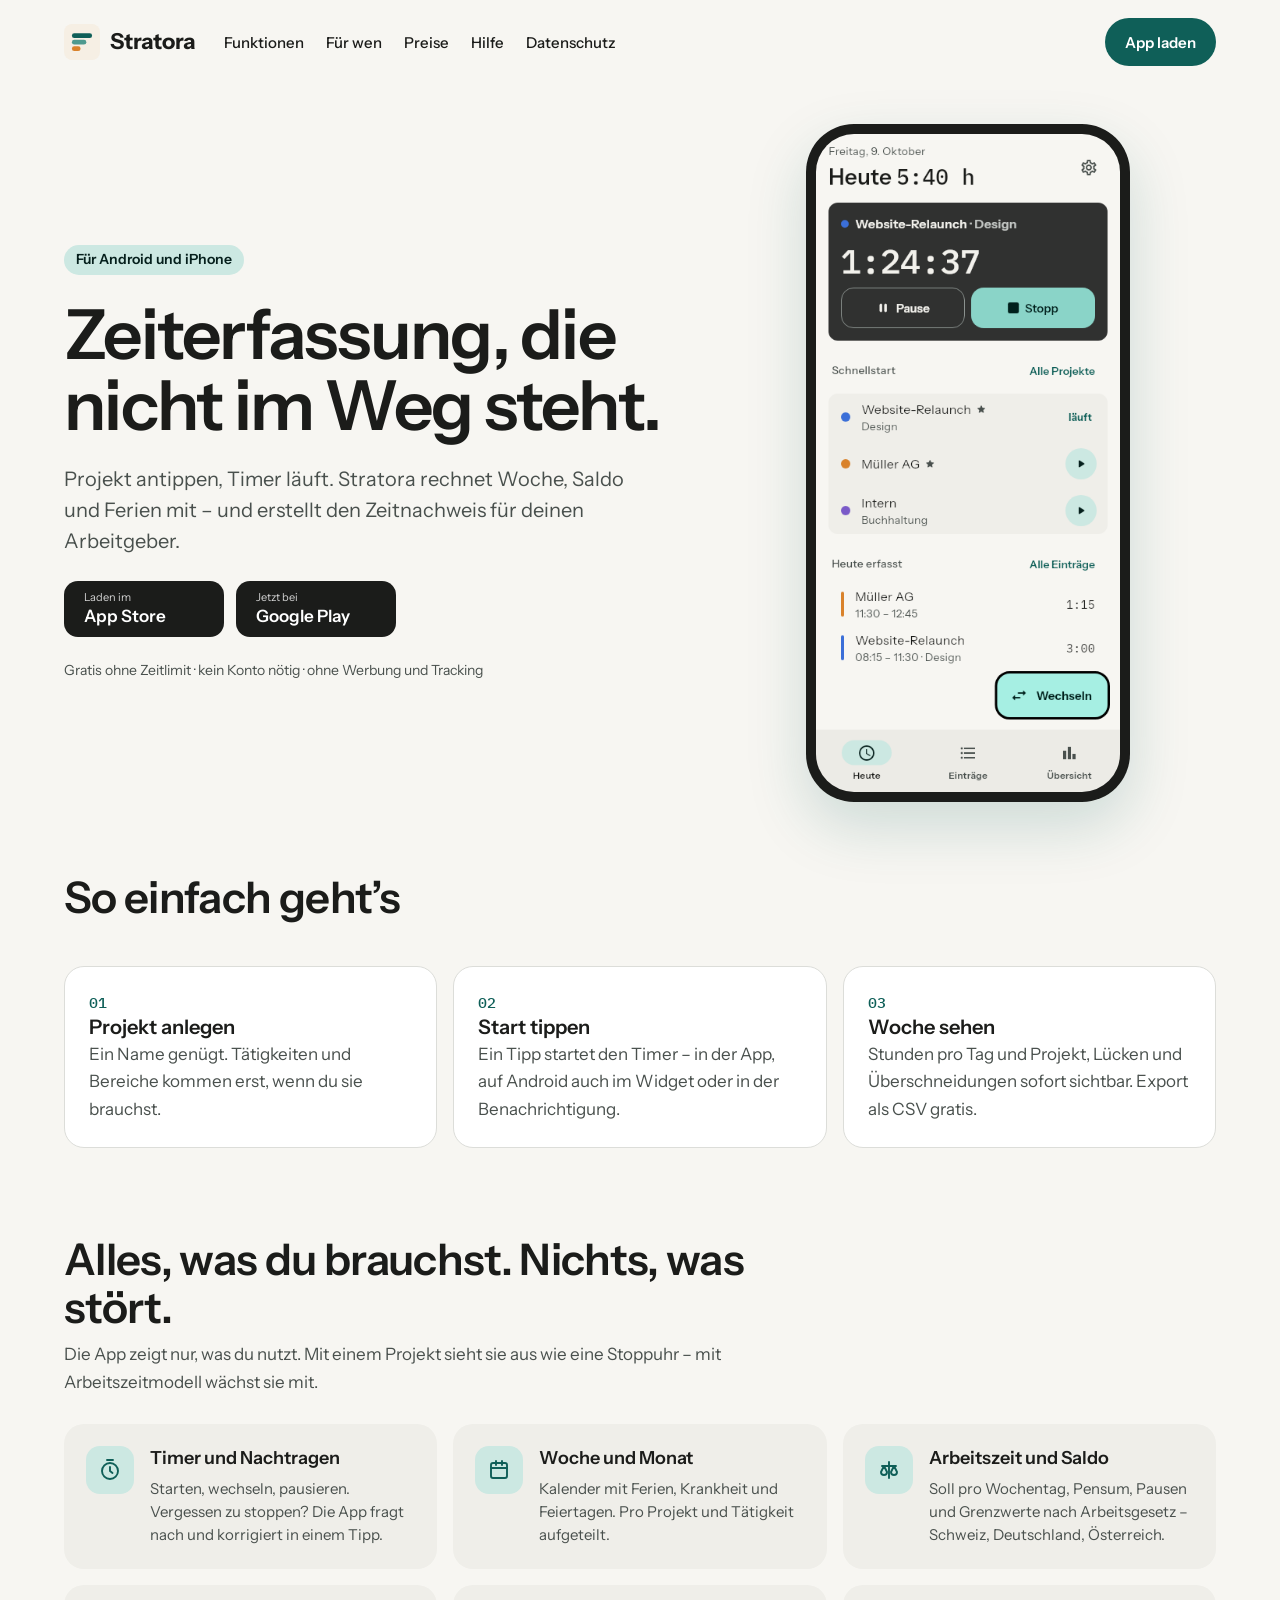
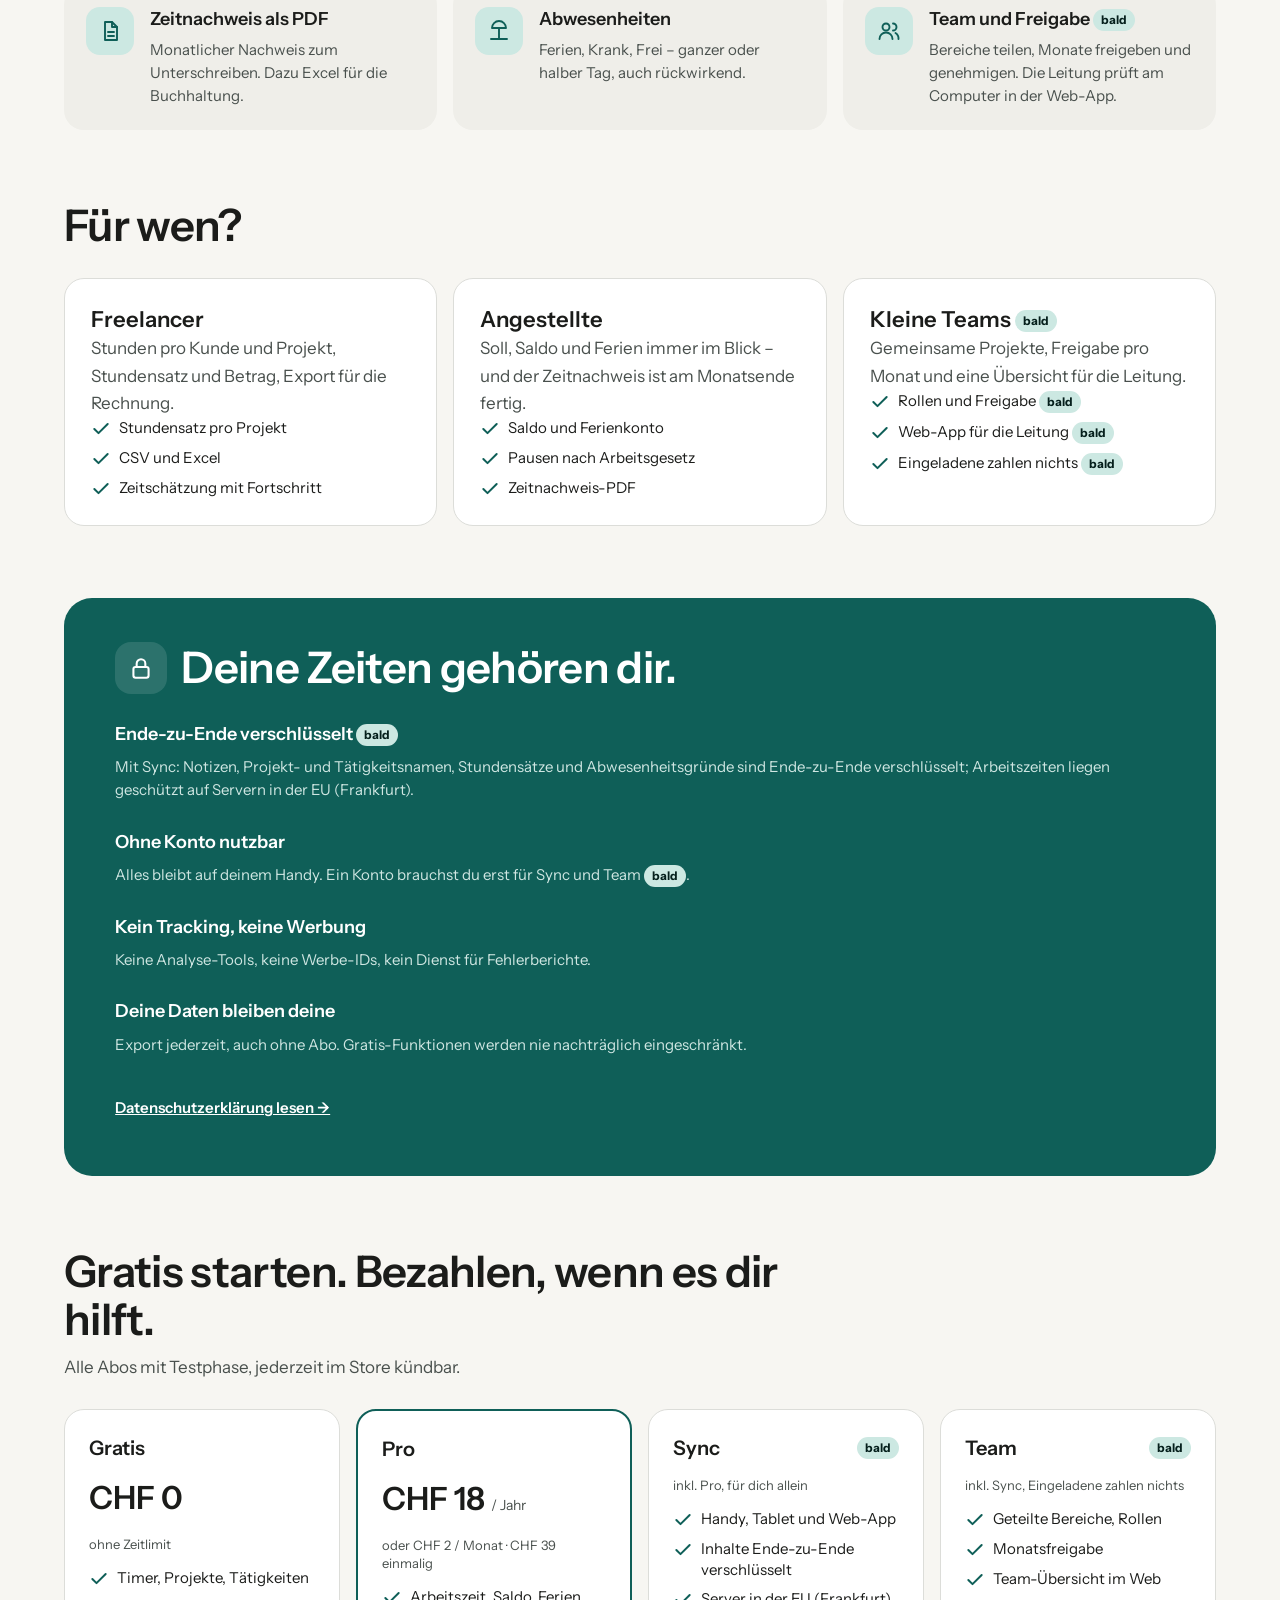
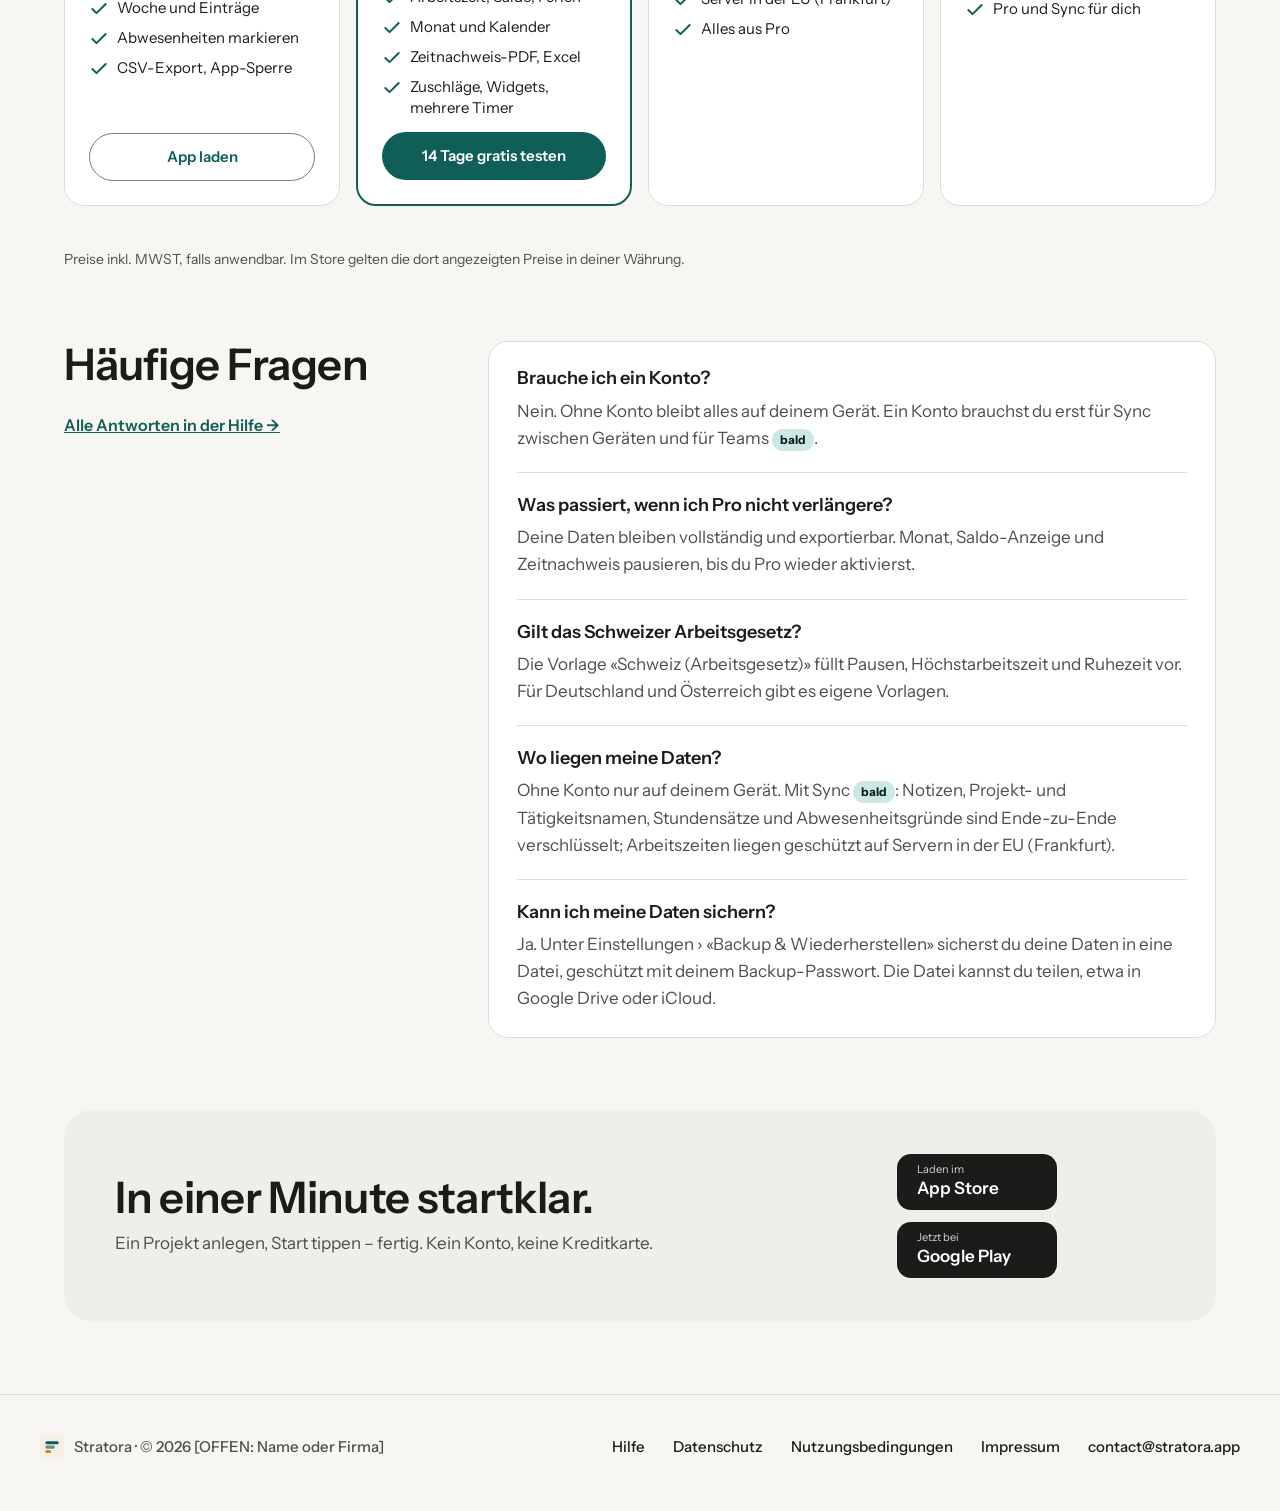
<file: index.html>
<!doctype html>
<html lang="de-CH">
<head>
<meta charset="utf-8">
<meta name="viewport" content="width=device-width, initial-scale=1">
<title>Stratora – Zeiterfassung</title>
<meta name="description" content="Zeiterfassung für Android und iPhone: Projekt antippen, Timer läuft. Gratis ohne Zeitlimit, ohne Konto, ohne Werbung und Tracking.">
<link rel="icon" href="favicon.svg" type="image/svg+xml">
<link rel="stylesheet" href="site.css">
</head>
<body>
<a class="skip" href="#inhalt">Zum Inhalt</a>
<header class="site-header">
  <a class="logo" href="./" aria-label="Stratora Startseite"><svg width="36" height="36" viewBox="0 0 100 100" aria-hidden="true"><rect width="100" height="100" rx="22.5" fill="#F6EFE4"></rect><rect x="22" y="26" width="56" height="13" rx="6.5" fill="#0F5F58"></rect><rect x="22" y="44" width="40" height="13" rx="6.5" fill="#4E9A8F"></rect><rect x="22" y="62" width="24" height="13" rx="6.5" fill="#D9822B"></rect></svg><span>Stratora</span></a>
  <nav class="site-nav" aria-label="Hauptnavigation"><a href="./#funktionen">Funktionen</a><a href="./#fuer-wen">Für wen</a><a href="./#preise">Preise</a><a href="hilfe/">Hilfe</a><a href="datenschutz/">Datenschutz</a></nav>
  <a class="btn" href="./#laden">App laden</a>
</header>
<main id="inhalt">
  <section class="hero" id="einstieg">
    <div class="hero-text">
      <p class="tag">Für Android und iPhone</p>
      <h1>Zeiterfassung, die nicht im Weg steht.</h1>
      <p class="lead">Projekt antippen, Timer läuft. Stratora rechnet Woche, Saldo und Ferien mit – und erstellt den Zeitnachweis für deinen Arbeitgeber.</p>
      <div id="laden"><div class="stores"><a class="store" href="[OFFEN: Link App Store]"><small>Laden im</small> <strong>App Store</strong></a><a class="store" href="[OFFEN: Link Google Play]"><small>Jetzt bei</small> <strong>Google Play</strong></a></div></div>
      <p class="note">Gratis ohne Zeitlimit · kein Konto nötig · ohne Werbung und Tracking</p>
    </div>
    <div class="hero-phone">
      <div class="phone"><img src="img/heute.png" width="390" height="844" alt="Stratora auf dem Handy: der Screen „Heute“ mit laufendem Timer, Schnellstart und den heute erfassten Einträgen"></div>
    </div>
  </section>
  <section class="section" id="so-gehts">
    <h2 class="section-title">So einfach geht’s</h2>
    <ol class="steps">
      <li class="step"><article><span class="step-number">01</span><h3>Projekt anlegen</h3><p class="body-text">Ein Name genügt. Tätigkeiten und Bereiche kommen erst, wenn du sie brauchst.</p></article></li>
      <li class="step"><article><span class="step-number">02</span><h3>Start tippen</h3><p class="body-text">Ein Tipp startet den Timer – in der App, auf Android auch im Widget oder in der Benachrichtigung.</p></article></li>
      <li class="step"><article><span class="step-number">03</span><h3>Woche sehen</h3><p class="body-text">Stunden pro Tag und Projekt, Lücken und Überschneidungen sofort sichtbar. Export als CSV gratis.</p></article></li>
    </ol>
  </section>
  <section class="section" id="funktionen">
    <div class="section-intro">
      <h2 class="section-title">Alles, was du brauchst. Nichts, was stört.</h2>
      <p class="body-text">Die App zeigt nur, was du nutzt. Mit einem Projekt sieht sie aus wie eine Stoppuhr – mit Arbeitszeitmodell wächst sie mit.</p>
    </div>
    <div class="features">
      <article class="feature"><span class="feature-icon"><svg width="24" height="24" viewBox="0 0 24 24" fill="none" stroke="#0F5F58" stroke-width="1.9" stroke-linecap="round" stroke-linejoin="round" aria-hidden="true"><circle cx="12" cy="13" r="8"></circle><path d="M12 9v4l2.5 2M9 2h6"></path></svg></span><span class="feature-text"><h3>Timer und Nachtragen</h3><p>Starten, wechseln, pausieren. Vergessen zu stoppen? Die App fragt nach und korrigiert in einem Tipp.</p></span></article>
      <article class="feature"><span class="feature-icon"><svg width="24" height="24" viewBox="0 0 24 24" fill="none" stroke="#0F5F58" stroke-width="1.9" stroke-linecap="round" stroke-linejoin="round" aria-hidden="true"><rect x="4" y="5" width="16" height="15" rx="2"></rect><path d="M4 10h16M9 3v4M15 3v4"></path></svg></span><span class="feature-text"><h3>Woche und Monat</h3><p>Kalender mit Ferien, Krankheit und Feiertagen. Pro Projekt und Tätigkeit aufgeteilt.</p></span></article>
      <article class="feature"><span class="feature-icon"><svg width="24" height="24" viewBox="0 0 24 24" fill="none" stroke="#0F5F58" stroke-width="1.9" stroke-linecap="round" stroke-linejoin="round" aria-hidden="true"><path d="M12 4v16M5 8h14M7 8l-3 6a3 3 0 0 0 6 0zM17 8l-3 6a3 3 0 0 0 6 0z"></path></svg></span><span class="feature-text"><h3>Arbeitszeit und Saldo</h3><p>Soll pro Wochentag, Pensum, Pausen und Grenzwerte nach Arbeitsgesetz – Schweiz, Deutschland, Österreich.</p></span></article>
      <article class="feature"><span class="feature-icon"><svg width="24" height="24" viewBox="0 0 24 24" fill="none" stroke="#0F5F58" stroke-width="1.9" stroke-linecap="round" stroke-linejoin="round" aria-hidden="true"><path d="M7 3h7l5 5v13H7z"></path><path d="M14 3v5h5M10 13h6M10 17h6"></path></svg></span><span class="feature-text"><h3>Zeitnachweis als PDF</h3><p>Monatlicher Nachweis zum Unterschreiben. Dazu Excel für die Buchhaltung.</p></span></article>
      <article class="feature"><span class="feature-icon"><svg width="24" height="24" viewBox="0 0 24 24" fill="none" stroke="#0F5F58" stroke-width="1.9" stroke-linecap="round" stroke-linejoin="round" aria-hidden="true"><path d="M4 20h16M12 20V9M5 9a7 7 0 0 1 14 0z"></path></svg></span><span class="feature-text"><h3>Abwesenheiten</h3><p>Ferien, Krank, Frei – ganzer oder halber Tag, auch rückwirkend.</p></span></article>
      <article class="feature"><span class="feature-icon"><svg width="24" height="24" viewBox="0 0 24 24" fill="none" stroke="#0F5F58" stroke-width="1.9" stroke-linecap="round" stroke-linejoin="round" aria-hidden="true"><circle cx="9" cy="8" r="3.5"></circle><path d="M2.5 20a6.5 6.5 0 0 1 13 0M16 4.5a3.5 3.5 0 0 1 0 7M18.5 14a6.5 6.5 0 0 1 3 6"></path></svg></span><span class="feature-text"><h3>Team und Freigabe <span class="soon">bald</span></h3><p>Bereiche teilen, Monate freigeben und genehmigen. Die Leitung prüft am Computer in der Web-App.</p></span></article>
    </div>
  </section>
  <section class="section" id="fuer-wen">
    <h2 class="section-title">Für wen?</h2>
    <ul class="personas">
      <li class="persona"><article><h3>Freelancer</h3><p class="body-text">Stunden pro Kunde und Projekt, Stundensatz und Betrag, Export für die Rechnung.</p><ul class="checks"><li><svg width="20" height="20" viewBox="0 0 24 24" fill="none" stroke="currentColor" stroke-width="2.4" stroke-linecap="round" stroke-linejoin="round" aria-hidden="true"><path d="M20 6L9 17l-5-5"></path></svg><span>Stundensatz pro Projekt</span></li><li><svg width="20" height="20" viewBox="0 0 24 24" fill="none" stroke="currentColor" stroke-width="2.4" stroke-linecap="round" stroke-linejoin="round" aria-hidden="true"><path d="M20 6L9 17l-5-5"></path></svg><span>CSV und Excel</span></li><li><svg width="20" height="20" viewBox="0 0 24 24" fill="none" stroke="currentColor" stroke-width="2.4" stroke-linecap="round" stroke-linejoin="round" aria-hidden="true"><path d="M20 6L9 17l-5-5"></path></svg><span>Zeitschätzung mit Fortschritt</span></li></ul></article></li>
      <li class="persona"><article><h3>Angestellte</h3><p class="body-text">Soll, Saldo und Ferien immer im Blick – und der Zeitnachweis ist am Monatsende fertig.</p><ul class="checks"><li><svg width="20" height="20" viewBox="0 0 24 24" fill="none" stroke="currentColor" stroke-width="2.4" stroke-linecap="round" stroke-linejoin="round" aria-hidden="true"><path d="M20 6L9 17l-5-5"></path></svg><span>Saldo und Ferienkonto</span></li><li><svg width="20" height="20" viewBox="0 0 24 24" fill="none" stroke="currentColor" stroke-width="2.4" stroke-linecap="round" stroke-linejoin="round" aria-hidden="true"><path d="M20 6L9 17l-5-5"></path></svg><span>Pausen nach Arbeitsgesetz</span></li><li><svg width="20" height="20" viewBox="0 0 24 24" fill="none" stroke="currentColor" stroke-width="2.4" stroke-linecap="round" stroke-linejoin="round" aria-hidden="true"><path d="M20 6L9 17l-5-5"></path></svg><span>Zeitnachweis-PDF</span></li></ul></article></li>
      <li class="persona"><article><h3>Kleine Teams <span class="soon">bald</span></h3><p class="body-text">Gemeinsame Projekte, Freigabe pro Monat und eine Übersicht für die Leitung.</p><ul class="checks"><li><svg width="20" height="20" viewBox="0 0 24 24" fill="none" stroke="currentColor" stroke-width="2.4" stroke-linecap="round" stroke-linejoin="round" aria-hidden="true"><path d="M20 6L9 17l-5-5"></path></svg><span>Rollen und Freigabe <span class="soon">bald</span></span></li><li><svg width="20" height="20" viewBox="0 0 24 24" fill="none" stroke="currentColor" stroke-width="2.4" stroke-linecap="round" stroke-linejoin="round" aria-hidden="true"><path d="M20 6L9 17l-5-5"></path></svg><span>Web-App für die Leitung <span class="soon">bald</span></span></li><li><svg width="20" height="20" viewBox="0 0 24 24" fill="none" stroke="currentColor" stroke-width="2.4" stroke-linecap="round" stroke-linejoin="round" aria-hidden="true"><path d="M20 6L9 17l-5-5"></path></svg><span>Eingeladene zahlen nichts <span class="soon">bald</span></span></li></ul></article></li>
    </ul>
  </section>
  <section class="trust-wrap" id="daten">
    <div class="trust on-primary">
      <div class="trust-head"><span class="trust-icon"><svg width="26" height="26" viewBox="0 0 24 24" fill="none" stroke="#FFFFFF" stroke-width="1.9" stroke-linecap="round" stroke-linejoin="round" aria-hidden="true"><rect x="5" y="11" width="14" height="10" rx="2"></rect><path d="M8 11V8a4 4 0 0 1 8 0v3"></path></svg></span><h2 class="section-title">Deine Zeiten gehören dir.</h2></div>
      <ul class="trust-items">
        <li><article><h3>Ende-zu-Ende verschlüsselt <span class="soon">bald</span></h3><p>Mit Sync: Notizen, Projekt- und Tätigkeitsnamen, Stundensätze und Abwesenheitsgründe sind Ende-zu-Ende verschlüsselt; Arbeitszeiten liegen geschützt auf Servern in der EU (Frankfurt).</p></article></li>
        <li><article><h3>Ohne Konto nutzbar</h3><p>Alles bleibt auf deinem Handy. Ein Konto brauchst du erst für Sync und Team <span class="soon">bald</span>.</p></article></li>
        <li><article><h3>Kein Tracking, keine Werbung</h3><p>Keine Analyse-Tools, keine Werbe-IDs, kein Dienst für Fehlerberichte.</p></article></li>
        <li><article><h3>Deine Daten bleiben deine</h3><p>Export jederzeit, auch ohne Abo. Gratis-Funktionen werden nie nachträglich eingeschränkt.</p></article></li>
      </ul>
      <a href="datenschutz/">Datenschutzerklärung lesen →</a>
    </div>
  </section>
  <section class="section" id="preise">
    <div class="section-intro">
      <h2 class="section-title">Gratis starten. Bezahlen, wenn es dir hilft.</h2>
      <p class="body-text">Alle Abos mit Testphase, jederzeit im Store kündbar.</p>
    </div>
    <div class="plans">
      <article class="plan"><div class="plan-head"><h3>Gratis</h3></div><p class="plan-price">CHF 0</p><p class="plan-extra">ohne Zeitlimit</p><ul class="checks"><li><svg width="20" height="20" viewBox="0 0 24 24" fill="none" stroke="currentColor" stroke-width="2.4" stroke-linecap="round" stroke-linejoin="round" aria-hidden="true"><path d="M20 6L9 17l-5-5"></path></svg><span>Timer, Projekte, Tätigkeiten</span></li><li><svg width="20" height="20" viewBox="0 0 24 24" fill="none" stroke="currentColor" stroke-width="2.4" stroke-linecap="round" stroke-linejoin="round" aria-hidden="true"><path d="M20 6L9 17l-5-5"></path></svg><span>Woche und Einträge</span></li><li><svg width="20" height="20" viewBox="0 0 24 24" fill="none" stroke="currentColor" stroke-width="2.4" stroke-linecap="round" stroke-linejoin="round" aria-hidden="true"><path d="M20 6L9 17l-5-5"></path></svg><span>Abwesenheiten markieren</span></li><li><svg width="20" height="20" viewBox="0 0 24 24" fill="none" stroke="currentColor" stroke-width="2.4" stroke-linecap="round" stroke-linejoin="round" aria-hidden="true"><path d="M20 6L9 17l-5-5"></path></svg><span>CSV-Export, App-Sperre</span></li></ul><a class="btn btn-outline" href="#laden">App laden</a></article>
      <article class="plan plan-highlight"><div class="plan-head"><h3>Pro</h3></div><p><span class="plan-price">CHF 18</span><span class="plan-per">/ Jahr</span></p><p class="plan-extra">oder CHF 2 / Monat · CHF 39 einmalig</p><ul class="checks"><li><svg width="20" height="20" viewBox="0 0 24 24" fill="none" stroke="currentColor" stroke-width="2.4" stroke-linecap="round" stroke-linejoin="round" aria-hidden="true"><path d="M20 6L9 17l-5-5"></path></svg><span>Arbeitszeit, Saldo, Ferien</span></li><li><svg width="20" height="20" viewBox="0 0 24 24" fill="none" stroke="currentColor" stroke-width="2.4" stroke-linecap="round" stroke-linejoin="round" aria-hidden="true"><path d="M20 6L9 17l-5-5"></path></svg><span>Monat und Kalender</span></li><li><svg width="20" height="20" viewBox="0 0 24 24" fill="none" stroke="currentColor" stroke-width="2.4" stroke-linecap="round" stroke-linejoin="round" aria-hidden="true"><path d="M20 6L9 17l-5-5"></path></svg><span>Zeitnachweis-PDF, Excel</span></li><li><svg width="20" height="20" viewBox="0 0 24 24" fill="none" stroke="currentColor" stroke-width="2.4" stroke-linecap="round" stroke-linejoin="round" aria-hidden="true"><path d="M20 6L9 17l-5-5"></path></svg><span>Zuschläge, Widgets, mehrere Timer</span></li></ul><a class="btn" href="#laden">14 Tage gratis testen</a></article>
      <article class="plan"><div class="plan-head"><h3>Sync</h3><span class="soon">bald</span></div><p class="plan-extra">inkl. Pro, für dich allein</p><ul class="checks"><li><svg width="20" height="20" viewBox="0 0 24 24" fill="none" stroke="currentColor" stroke-width="2.4" stroke-linecap="round" stroke-linejoin="round" aria-hidden="true"><path d="M20 6L9 17l-5-5"></path></svg><span>Handy, Tablet und Web-App</span></li><li><svg width="20" height="20" viewBox="0 0 24 24" fill="none" stroke="currentColor" stroke-width="2.4" stroke-linecap="round" stroke-linejoin="round" aria-hidden="true"><path d="M20 6L9 17l-5-5"></path></svg><span>Inhalte Ende-zu-Ende verschlüsselt</span></li><li><svg width="20" height="20" viewBox="0 0 24 24" fill="none" stroke="currentColor" stroke-width="2.4" stroke-linecap="round" stroke-linejoin="round" aria-hidden="true"><path d="M20 6L9 17l-5-5"></path></svg><span>Server in der EU (Frankfurt)</span></li><li><svg width="20" height="20" viewBox="0 0 24 24" fill="none" stroke="currentColor" stroke-width="2.4" stroke-linecap="round" stroke-linejoin="round" aria-hidden="true"><path d="M20 6L9 17l-5-5"></path></svg><span>Alles aus Pro</span></li></ul></article>
      <article class="plan"><div class="plan-head"><h3>Team</h3><span class="soon">bald</span></div><p class="plan-extra">inkl. Sync, Eingeladene zahlen nichts</p><ul class="checks"><li><svg width="20" height="20" viewBox="0 0 24 24" fill="none" stroke="currentColor" stroke-width="2.4" stroke-linecap="round" stroke-linejoin="round" aria-hidden="true"><path d="M20 6L9 17l-5-5"></path></svg><span>Geteilte Bereiche, Rollen</span></li><li><svg width="20" height="20" viewBox="0 0 24 24" fill="none" stroke="currentColor" stroke-width="2.4" stroke-linecap="round" stroke-linejoin="round" aria-hidden="true"><path d="M20 6L9 17l-5-5"></path></svg><span>Monatsfreigabe</span></li><li><svg width="20" height="20" viewBox="0 0 24 24" fill="none" stroke="currentColor" stroke-width="2.4" stroke-linecap="round" stroke-linejoin="round" aria-hidden="true"><path d="M20 6L9 17l-5-5"></path></svg><span>Team-Übersicht im Web</span></li><li><svg width="20" height="20" viewBox="0 0 24 24" fill="none" stroke="currentColor" stroke-width="2.4" stroke-linecap="round" stroke-linejoin="round" aria-hidden="true"><path d="M20 6L9 17l-5-5"></path></svg><span>Pro und Sync für dich</span></li></ul></article>
    </div>
    <p class="plan-note">Preise inkl. MWST, falls anwendbar. Im Store gelten die dort angezeigten Preise in deiner Währung.</p>
  </section>
  <section class="section" id="faq">
    <div class="faq">
      <div class="faq-intro"><h2 class="section-title">Häufige Fragen</h2><a href="hilfe/">Alle Antworten in der Hilfe →</a></div>
      <div class="faq-list">
          <article><h3>Brauche ich ein Konto?</h3><p class="body-text">Nein. Ohne Konto bleibt alles auf deinem Gerät. Ein Konto brauchst du erst für Sync zwischen Geräten und für Teams <span class="soon">bald</span>.</p></article>
          <article><h3>Was passiert, wenn ich Pro nicht verlängere?</h3><p class="body-text">Deine Daten bleiben vollständig und exportierbar. Monat, Saldo-Anzeige und Zeitnachweis pausieren, bis du Pro wieder aktivierst.</p></article>
          <article><h3>Gilt das Schweizer Arbeitsgesetz?</h3><p class="body-text">Die Vorlage «Schweiz (Arbeitsgesetz)» füllt Pausen, Höchstarbeitszeit und Ruhezeit vor. Für Deutschland und Österreich gibt es eigene Vorlagen.</p></article>
          <article><h3>Wo liegen meine Daten?</h3><p class="body-text">Ohne Konto nur auf deinem Gerät. Mit Sync <span class="soon">bald</span>: Notizen, Projekt- und Tätigkeitsnamen, Stundensätze und Abwesenheitsgründe sind Ende-zu-Ende verschlüsselt; Arbeitszeiten liegen geschützt auf Servern in der EU (Frankfurt).</p></article>
          <article><h3>Kann ich meine Daten sichern?</h3><p class="body-text">Ja. Unter Einstellungen › «Backup &amp; Wiederherstellen» sicherst du deine Daten in eine Datei, geschützt mit deinem Backup-Passwort. Die Datei kannst du teilen, etwa in Google Drive oder iCloud.</p></article>
      </div>
    </div>
  </section>
  <section class="closing-wrap" id="schluss">
    <div class="closing">
      <div class="closing-text"><h2 class="section-title">In einer Minute startklar.</h2><p class="body-text">Ein Projekt anlegen, Start tippen – fertig. Kein Konto, keine Kreditkarte.</p></div>
      <div class="stores"><a class="store" href="[OFFEN: Link App Store]"><small>Laden im</small> <strong>App Store</strong></a><a class="store" href="[OFFEN: Link Google Play]"><small>Jetzt bei</small> <strong>Google Play</strong></a></div>
    </div>
  </section>
</main>
<footer class="site-footer">
  <div class="site-footer-inner">
    <span class="copyright"><svg width="24" height="24" viewBox="0 0 100 100" aria-hidden="true"><rect width="100" height="100" rx="22.5" fill="#F6EFE4"></rect><rect x="22" y="26" width="56" height="13" rx="6.5" fill="#0F5F58"></rect><rect x="22" y="44" width="40" height="13" rx="6.5" fill="#4E9A8F"></rect><rect x="22" y="62" width="24" height="13" rx="6.5" fill="#D9822B"></rect></svg>Stratora · © 2026 [OFFEN: Name oder Firma]</span>
      <a href="hilfe/">Hilfe</a>
      <a href="datenschutz/">Datenschutz</a>
      <a href="nutzungsbedingungen/">Nutzungsbedingungen</a>
      <a href="impressum/">Impressum</a>
      <a href="mailto:contact@stratora.app">contact@stratora.app</a>
  </div>
</footer>
</body>
</html>
</file>
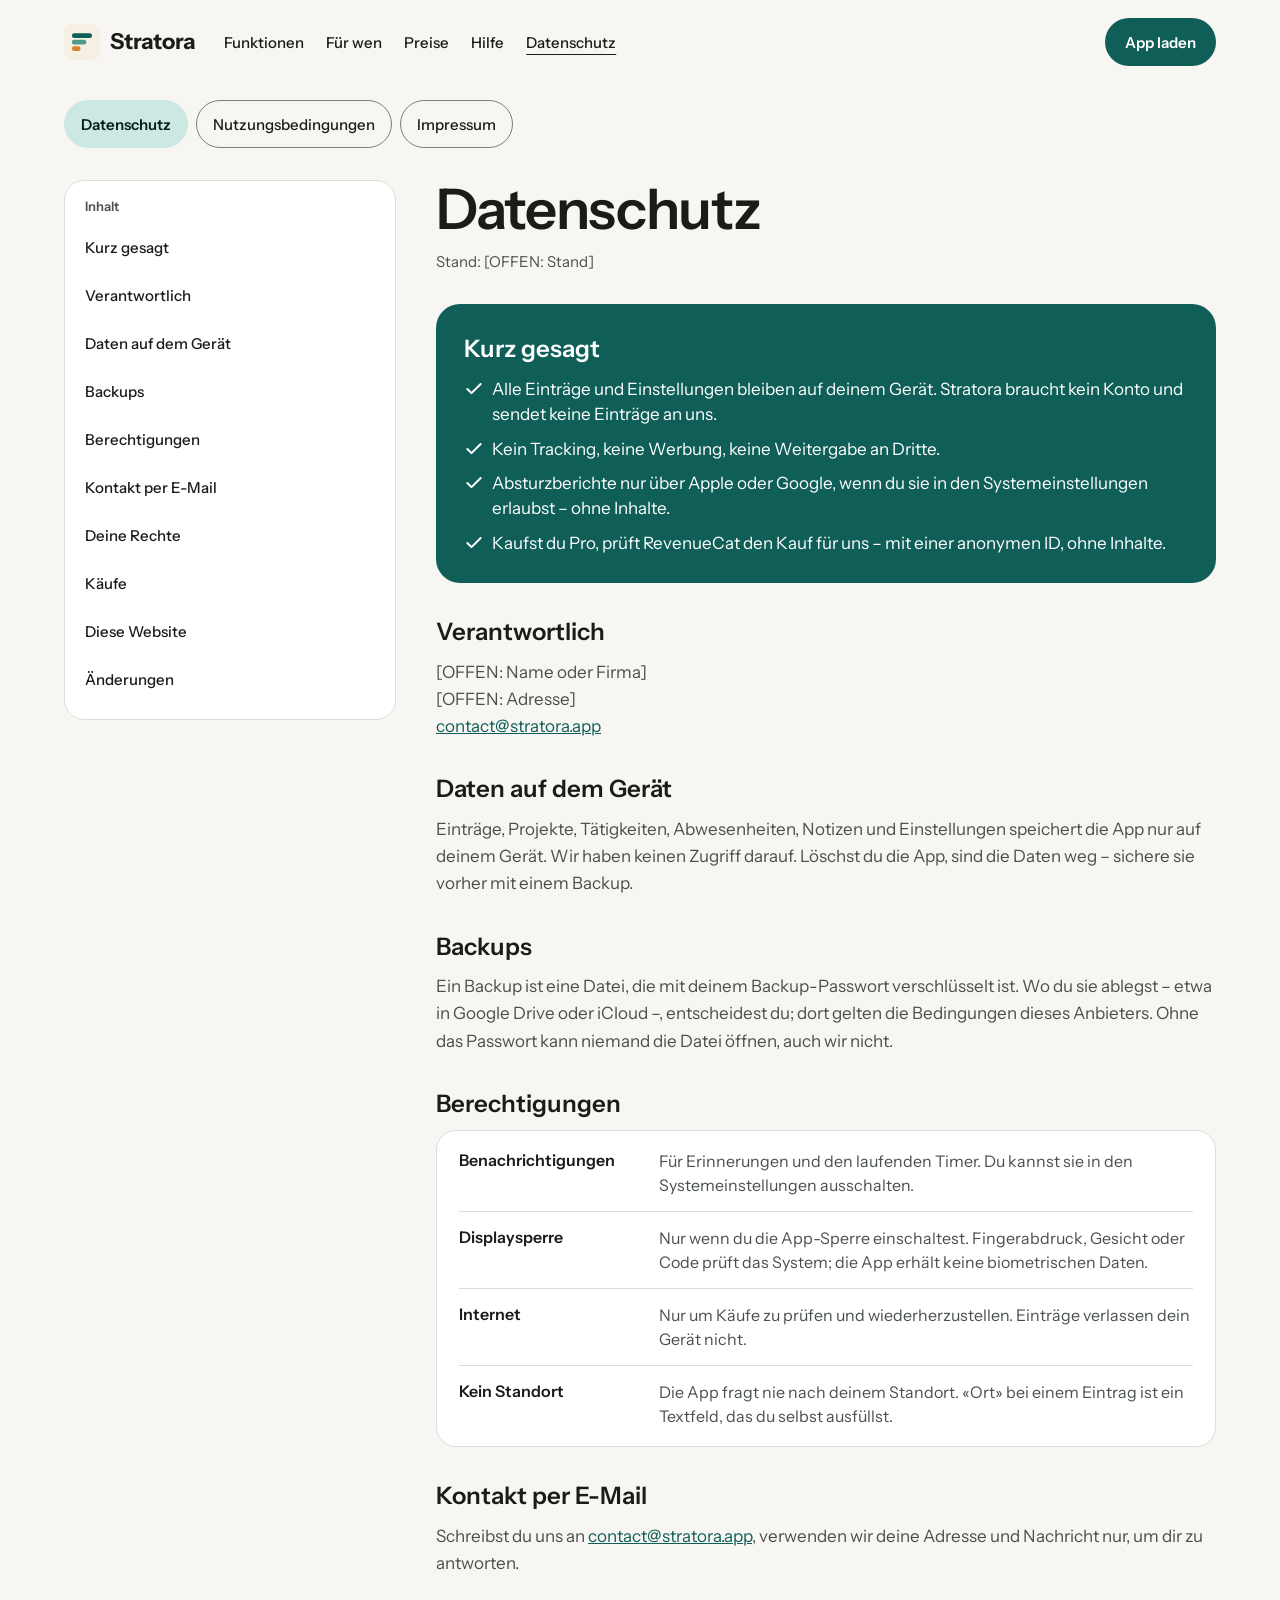
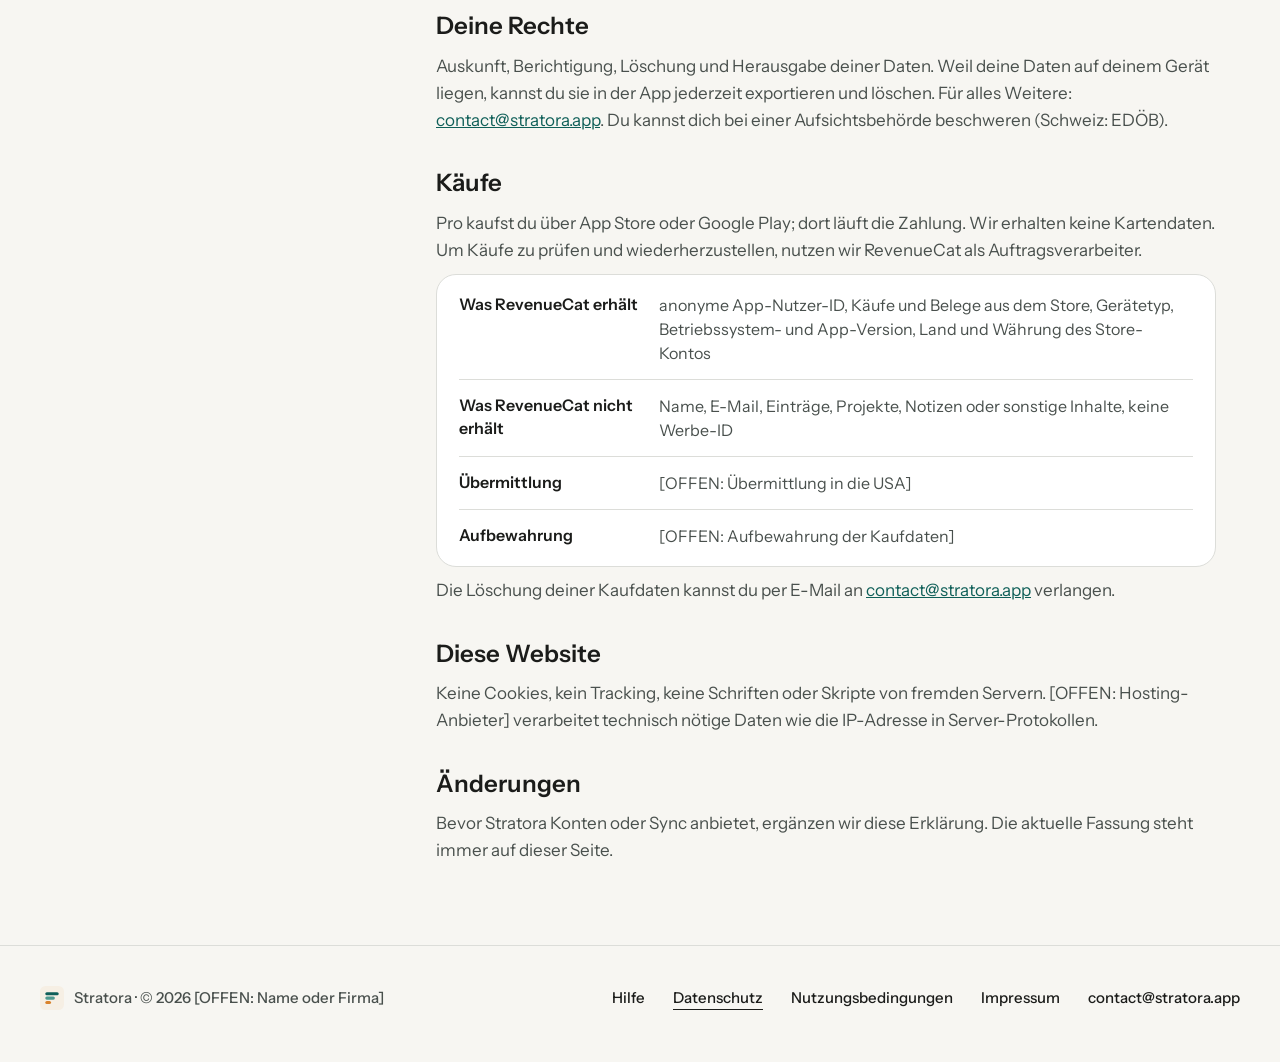
<file: datenschutz/index.html>
<!doctype html>
<html lang="de-CH">
<head>
<meta charset="utf-8">
<meta name="viewport" content="width=device-width, initial-scale=1">
<title>Stratora – Datenschutz</title>
<meta name="description" content="Datenschutzerklärung von Stratora: Daten bleiben auf deinem Gerät, kein Tracking, keine Werbung.">
<link rel="icon" href="../favicon.svg" type="image/svg+xml">
<link rel="stylesheet" href="../site.css">
</head>
<body>
<a class="skip" href="#inhalt">Zum Inhalt</a>
<header class="site-header">
  <a class="logo" href="../" aria-label="Stratora Startseite"><svg width="36" height="36" viewBox="0 0 100 100" aria-hidden="true"><rect width="100" height="100" rx="22.5" fill="#F6EFE4"></rect><rect x="22" y="26" width="56" height="13" rx="6.5" fill="#0F5F58"></rect><rect x="22" y="44" width="40" height="13" rx="6.5" fill="#4E9A8F"></rect><rect x="22" y="62" width="24" height="13" rx="6.5" fill="#D9822B"></rect></svg><span>Stratora</span></a>
  <nav class="site-nav" aria-label="Hauptnavigation"><a href="../#funktionen">Funktionen</a><a href="../#fuer-wen">Für wen</a><a href="../#preise">Preise</a><a href="../hilfe/">Hilfe</a><a href="../datenschutz/" aria-current="page">Datenschutz</a></nav>
  <a class="btn" href="../#laden">App laden</a>
</header>
<nav class="tabs" aria-label="Rechtliches"><a href="../datenschutz/" aria-current="page">Datenschutz</a><a href="../nutzungsbedingungen/">Nutzungsbedingungen</a><a href="../impressum/">Impressum</a></nav>
  <div class="doc">
    <nav class="toc" aria-label="Inhalt"><span class="toc-label">Inhalt</span><a href="#kurz">Kurz gesagt</a><a href="#verantwortlich">Verantwortlich</a><a href="#geraet">Daten auf dem Gerät</a><a href="#backups">Backups</a><a href="#berechtigungen">Berechtigungen</a><a href="#e-mail">Kontakt per E-Mail</a><a href="#rechte">Deine Rechte</a><a href="#kaeufe">Käufe</a><a href="#website">Diese Website</a><a href="#aenderungen">Änderungen</a></nav>
    <main id="inhalt">
      <div class="doc-head"><h1>Datenschutz</h1><p class="stand">Stand: [OFFEN: Stand]</p></div>
      <section id="kurz" class="box on-primary"><h2>Kurz gesagt</h2><ul class="checks"><li><svg width="20" height="20" viewBox="0 0 24 24" fill="none" stroke="currentColor" stroke-width="2.4" stroke-linecap="round" stroke-linejoin="round" aria-hidden="true"><path d="M20 6L9 17l-5-5"></path></svg><span>Alle Einträge und Einstellungen bleiben auf deinem Gerät. Stratora braucht kein Konto und sendet keine Einträge an uns.</span></li><li><svg width="20" height="20" viewBox="0 0 24 24" fill="none" stroke="currentColor" stroke-width="2.4" stroke-linecap="round" stroke-linejoin="round" aria-hidden="true"><path d="M20 6L9 17l-5-5"></path></svg><span>Kein Tracking, keine Werbung, keine Weitergabe an Dritte.</span></li><li><svg width="20" height="20" viewBox="0 0 24 24" fill="none" stroke="currentColor" stroke-width="2.4" stroke-linecap="round" stroke-linejoin="round" aria-hidden="true"><path d="M20 6L9 17l-5-5"></path></svg><span>Absturzberichte nur über Apple oder Google, wenn du sie in den Systemeinstellungen erlaubst – ohne Inhalte.</span></li><li><svg width="20" height="20" viewBox="0 0 24 24" fill="none" stroke="currentColor" stroke-width="2.4" stroke-linecap="round" stroke-linejoin="round" aria-hidden="true"><path d="M20 6L9 17l-5-5"></path></svg><span>Kaufst du Pro, prüft RevenueCat den Kauf für uns – mit einer anonymen ID, ohne Inhalte.</span></li></ul></section>
      <section id="verantwortlich"><h2>Verantwortlich</h2><p class="body-text">[OFFEN: Name oder Firma]<br>[OFFEN: Adresse]<br><a href="mailto:contact@stratora.app">contact@stratora.app</a></p></section>
      <section id="geraet"><h2>Daten auf dem Gerät</h2><p class="body-text">Einträge, Projekte, Tätigkeiten, Abwesenheiten, Notizen und Einstellungen speichert die App nur auf deinem Gerät. Wir haben keinen Zugriff darauf. Löschst du die App, sind die Daten weg – sichere sie vorher mit einem Backup.</p></section>
      <section id="backups"><h2>Backups</h2><p class="body-text">Ein Backup ist eine Datei, die mit deinem Backup-Passwort verschlüsselt ist. Wo du sie ablegst – etwa in Google Drive oder iCloud –, entscheidest du; dort gelten die Bedingungen dieses Anbieters. Ohne das Passwort kann niemand die Datei öffnen, auch wir nicht.</p></section>
      <section id="berechtigungen"><h2>Berechtigungen</h2><dl class="rows"><div><dt>Benachrichtigungen</dt><dd>Für Erinnerungen und den laufenden Timer. Du kannst sie in den Systemeinstellungen ausschalten.</dd></div><div><dt>Displaysperre</dt><dd>Nur wenn du die App-Sperre einschaltest. Fingerabdruck, Gesicht oder Code prüft das System; die App erhält keine biometrischen Daten.</dd></div><div><dt>Internet</dt><dd>Nur um Käufe zu prüfen und wiederherzustellen. Einträge verlassen dein Gerät nicht.</dd></div><div><dt>Kein Standort</dt><dd>Die App fragt nie nach deinem Standort. «Ort» bei einem Eintrag ist ein Textfeld, das du selbst ausfüllst.</dd></div></dl></section>
      <section id="e-mail"><h2>Kontakt per E-Mail</h2><p class="body-text">Schreibst du uns an <a href="mailto:contact@stratora.app">contact@stratora.app</a>, verwenden wir deine Adresse und Nachricht nur, um dir zu antworten.</p></section>
      <section id="rechte"><h2>Deine Rechte</h2><p class="body-text">Auskunft, Berichtigung, Löschung und Herausgabe deiner Daten. Weil deine Daten auf deinem Gerät liegen, kannst du sie in der App jederzeit exportieren und löschen. Für alles Weitere: <a href="mailto:contact@stratora.app">contact@stratora.app</a>. Du kannst dich bei einer Aufsichtsbehörde beschweren (Schweiz: EDÖB).</p></section>
      <section id="kaeufe"><h2>Käufe</h2><p class="body-text">Pro kaufst du über App Store oder Google Play; dort läuft die Zahlung. Wir erhalten keine Kartendaten. Um Käufe zu prüfen und wiederherzustellen, nutzen wir RevenueCat als Auftragsverarbeiter.</p><dl class="rows"><div><dt>Was RevenueCat erhält</dt><dd>anonyme App-Nutzer-ID, Käufe und Belege aus dem Store, Gerätetyp, Betriebssystem- und App-Version, Land und Währung des Store-Kontos</dd></div><div><dt>Was RevenueCat nicht erhält</dt><dd>Name, E-Mail, Einträge, Projekte, Notizen oder sonstige Inhalte, keine Werbe-ID</dd></div><div><dt>Übermittlung</dt><dd>[OFFEN: Übermittlung in die USA]</dd></div><div><dt>Aufbewahrung</dt><dd>[OFFEN: Aufbewahrung der Kaufdaten]</dd></div></dl><p class="body-text">Die Löschung deiner Kaufdaten kannst du per E-Mail an <a href="mailto:contact@stratora.app">contact@stratora.app</a> verlangen.</p></section>
      <section id="website"><h2>Diese Website</h2><p class="body-text">Keine Cookies, kein Tracking, keine Schriften oder Skripte von fremden Servern. [OFFEN: Hosting-Anbieter] verarbeitet technisch nötige Daten wie die IP-Adresse in Server-Protokollen.</p></section>
      <section id="aenderungen"><h2>Änderungen</h2><p class="body-text">Bevor Stratora Konten oder Sync anbietet, ergänzen wir diese Erklärung. Die aktuelle Fassung steht immer auf dieser Seite.</p></section>
    </main>
  </div>
<footer class="site-footer">
  <div class="site-footer-inner">
    <span class="copyright"><svg width="24" height="24" viewBox="0 0 100 100" aria-hidden="true"><rect width="100" height="100" rx="22.5" fill="#F6EFE4"></rect><rect x="22" y="26" width="56" height="13" rx="6.5" fill="#0F5F58"></rect><rect x="22" y="44" width="40" height="13" rx="6.5" fill="#4E9A8F"></rect><rect x="22" y="62" width="24" height="13" rx="6.5" fill="#D9822B"></rect></svg>Stratora · © 2026 [OFFEN: Name oder Firma]</span>
      <a href="../hilfe/">Hilfe</a>
      <a href="../datenschutz/" aria-current="page">Datenschutz</a>
      <a href="../nutzungsbedingungen/">Nutzungsbedingungen</a>
      <a href="../impressum/">Impressum</a>
      <a href="mailto:contact@stratora.app">contact@stratora.app</a>
  </div>
</footer>
</body>
</html>
</file>
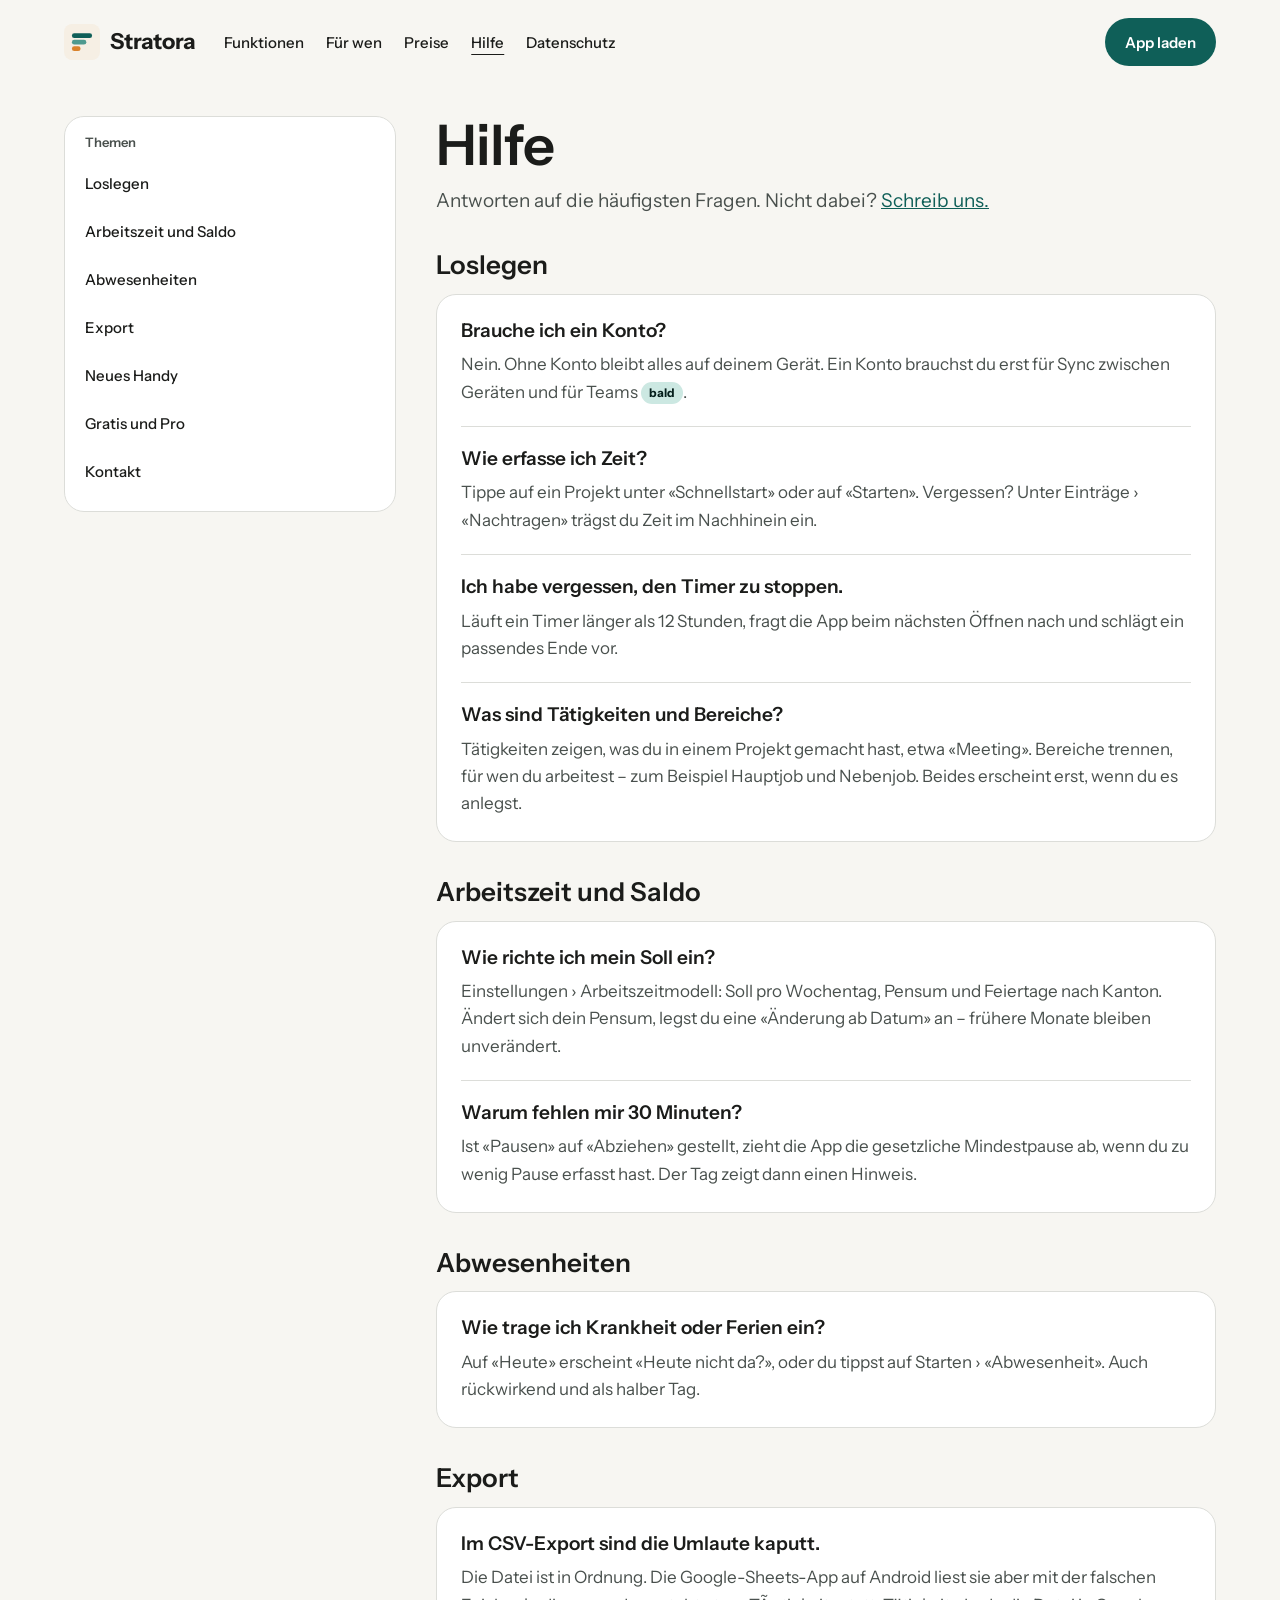
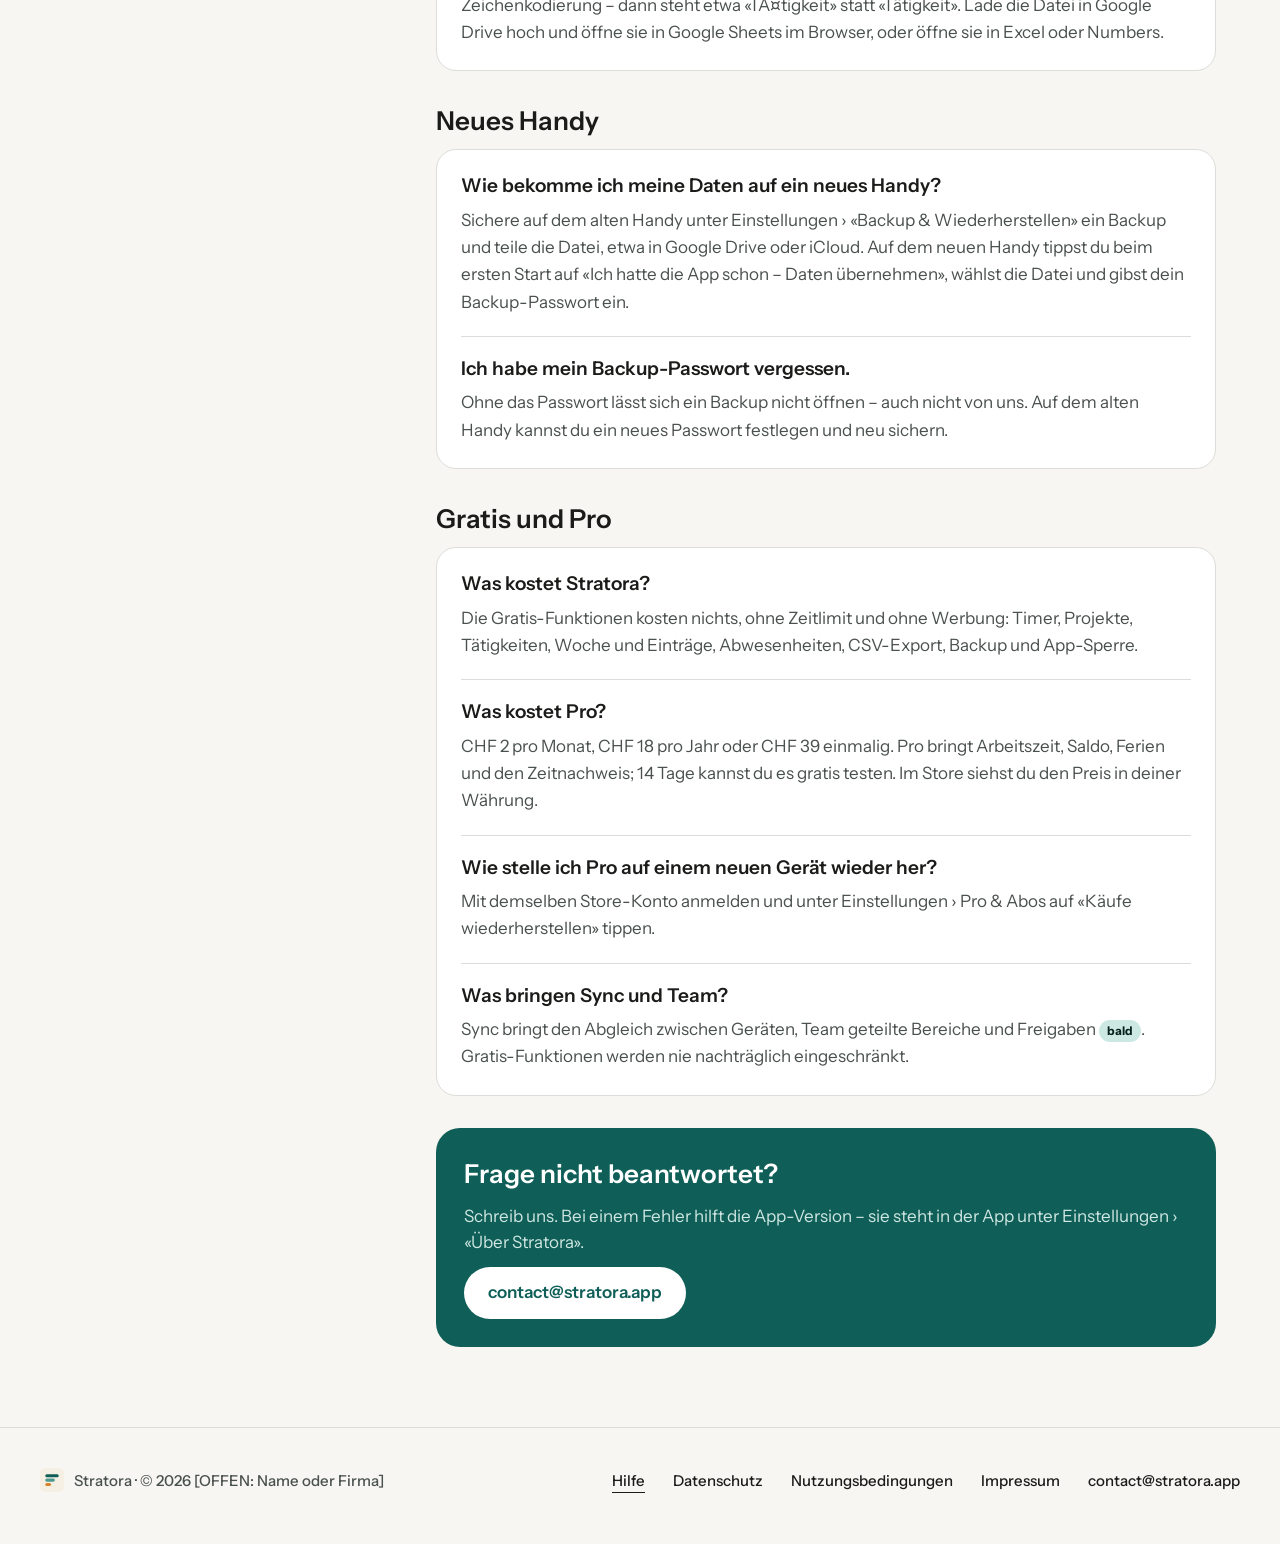
<file: hilfe/index.html>
<!doctype html>
<html lang="de-CH">
<head>
<meta charset="utf-8">
<meta name="viewport" content="width=device-width, initial-scale=1">
<title>Stratora – Hilfe</title>
<meta name="description" content="Hilfe zu Stratora: Zeit erfassen, Arbeitszeit und Saldo, Abwesenheiten, Export, neues Handy, Gratis und Pro, Kontakt.">
<link rel="icon" href="../favicon.svg" type="image/svg+xml">
<link rel="stylesheet" href="../site.css">
</head>
<body>
<a class="skip" href="#inhalt">Zum Inhalt</a>
<header class="site-header">
  <a class="logo" href="../" aria-label="Stratora Startseite"><svg width="36" height="36" viewBox="0 0 100 100" aria-hidden="true"><rect width="100" height="100" rx="22.5" fill="#F6EFE4"></rect><rect x="22" y="26" width="56" height="13" rx="6.5" fill="#0F5F58"></rect><rect x="22" y="44" width="40" height="13" rx="6.5" fill="#4E9A8F"></rect><rect x="22" y="62" width="24" height="13" rx="6.5" fill="#D9822B"></rect></svg><span>Stratora</span></a>
  <nav class="site-nav" aria-label="Hauptnavigation"><a href="../#funktionen">Funktionen</a><a href="../#fuer-wen">Für wen</a><a href="../#preise">Preise</a><a href="../hilfe/" aria-current="page">Hilfe</a><a href="../datenschutz/">Datenschutz</a></nav>
  <a class="btn" href="../#laden">App laden</a>
</header>
<div class="doc help">
    <nav class="toc" aria-label="Themen"><span class="toc-label">Themen</span><a href="#loslegen">Loslegen</a><a href="#arbeitszeit">Arbeitszeit und Saldo</a><a href="#abwesenheiten">Abwesenheiten</a><a href="#export">Export</a><a href="#neues-handy">Neues Handy</a><a href="#pro">Gratis und Pro</a><a href="#kontakt">Kontakt</a></nav>
    <main id="inhalt">
      <div class="doc-head"><h1>Hilfe</h1><p class="doc-intro">Antworten auf die häufigsten Fragen. Nicht dabei? <a href="#kontakt">Schreib uns.</a></p></div>
      <section id="loslegen"><h2>Loslegen</h2>
        <div class="qa-list">
          <article><h3>Brauche ich ein Konto?</h3><p class="body-text">Nein. Ohne Konto bleibt alles auf deinem Gerät. Ein Konto brauchst du erst für Sync zwischen Geräten und für Teams <span class="soon">bald</span>.</p></article>
          <article><h3>Wie erfasse ich Zeit?</h3><p class="body-text">Tippe auf ein Projekt unter «Schnellstart» oder auf «Starten». Vergessen? Unter Einträge › «Nachtragen» trägst du Zeit im Nachhinein ein.</p></article>
          <article><h3>Ich habe vergessen, den Timer zu stoppen.</h3><p class="body-text">Läuft ein Timer länger als 12 Stunden, fragt die App beim nächsten Öffnen nach und schlägt ein passendes Ende vor.</p></article>
          <article><h3>Was sind Tätigkeiten und Bereiche?</h3><p class="body-text">Tätigkeiten zeigen, was du in einem Projekt gemacht hast, etwa «Meeting». Bereiche trennen, für wen du arbeitest – zum Beispiel Hauptjob und Nebenjob. Beides erscheint erst, wenn du es anlegst.</p></article>
        </div>
      </section>
      <section id="arbeitszeit"><h2>Arbeitszeit und Saldo</h2>
        <div class="qa-list">
          <article><h3>Wie richte ich mein Soll ein?</h3><p class="body-text">Einstellungen › Arbeitszeitmodell: Soll pro Wochentag, Pensum und Feiertage nach Kanton. Ändert sich dein Pensum, legst du eine «Änderung ab Datum» an – frühere Monate bleiben unverändert.</p></article>
          <article><h3>Warum fehlen mir 30 Minuten?</h3><p class="body-text">Ist «Pausen» auf «Abziehen» gestellt, zieht die App die gesetzliche Mindestpause ab, wenn du zu wenig Pause erfasst hast. Der Tag zeigt dann einen Hinweis.</p></article>
        </div>
      </section>
      <section id="abwesenheiten"><h2>Abwesenheiten</h2>
        <div class="qa-list">
          <article><h3>Wie trage ich Krankheit oder Ferien ein?</h3><p class="body-text">Auf «Heute» erscheint «Heute nicht da?», oder du tippst auf Starten › «Abwesenheit». Auch rückwirkend und als halber Tag.</p></article>
        </div>
      </section>
      <section id="export"><h2>Export</h2>
        <div class="qa-list">
          <article><h3>Im CSV-Export sind die Umlaute kaputt.</h3><p class="body-text">Die Datei ist in Ordnung. Die Google-Sheets-App auf Android liest sie aber mit der falschen Zeichenkodierung – dann steht etwa «TÃ¤tigkeit» statt «Tätigkeit». Lade die Datei in Google Drive hoch und öffne sie in Google Sheets im Browser, oder öffne sie in Excel oder Numbers.</p></article>
        </div>
      </section>
      <section id="neues-handy"><h2>Neues Handy</h2>
        <div class="qa-list">
          <article><h3>Wie bekomme ich meine Daten auf ein neues Handy?</h3><p class="body-text">Sichere auf dem alten Handy unter Einstellungen › «Backup &amp; Wiederherstellen» ein Backup und teile die Datei, etwa in Google Drive oder iCloud. Auf dem neuen Handy tippst du beim ersten Start auf «Ich hatte die App schon – Daten übernehmen», wählst die Datei und gibst dein Backup-Passwort ein.</p></article>
          <article><h3>Ich habe mein Backup-Passwort vergessen.</h3><p class="body-text">Ohne das Passwort lässt sich ein Backup nicht öffnen – auch nicht von uns. Auf dem alten Handy kannst du ein neues Passwort festlegen und neu sichern.</p></article>
        </div>
      </section>
      <section id="pro"><h2>Gratis und Pro</h2>
        <div class="qa-list">
          <article><h3>Was kostet Stratora?</h3><p class="body-text">Die Gratis-Funktionen kosten nichts, ohne Zeitlimit und ohne Werbung: Timer, Projekte, Tätigkeiten, Woche und Einträge, Abwesenheiten, CSV-Export, Backup und App-Sperre.</p></article>
          <article><h3>Was kostet Pro?</h3><p class="body-text">CHF 2 pro Monat, CHF 18 pro Jahr oder CHF 39 einmalig. Pro bringt Arbeitszeit, Saldo, Ferien und den Zeitnachweis; 14 Tage kannst du es gratis testen. Im Store siehst du den Preis in deiner Währung.</p></article>
          <article><h3>Wie stelle ich Pro auf einem neuen Gerät wieder her?</h3><p class="body-text">Mit demselben Store-Konto anmelden und unter Einstellungen › Pro &amp; Abos auf «Käufe wiederherstellen» tippen.</p></article>
          <article><h3>Was bringen Sync und Team?</h3><p class="body-text">Sync bringt den Abgleich zwischen Geräten, Team geteilte Bereiche und Freigaben <span class="soon">bald</span>. Gratis-Funktionen werden nie nachträglich eingeschränkt.</p></article>
        </div>
      </section>
      <section id="kontakt" class="box on-primary"><h2>Frage nicht beantwortet?</h2><p>Schreib uns. Bei einem Fehler hilft die App-Version – sie steht in der App unter Einstellungen › «Über Stratora».</p><a class="btn btn-light" href="mailto:contact@stratora.app">contact@stratora.app</a></section>
    </main>
  </div>
<footer class="site-footer">
  <div class="site-footer-inner">
    <span class="copyright"><svg width="24" height="24" viewBox="0 0 100 100" aria-hidden="true"><rect width="100" height="100" rx="22.5" fill="#F6EFE4"></rect><rect x="22" y="26" width="56" height="13" rx="6.5" fill="#0F5F58"></rect><rect x="22" y="44" width="40" height="13" rx="6.5" fill="#4E9A8F"></rect><rect x="22" y="62" width="24" height="13" rx="6.5" fill="#D9822B"></rect></svg>Stratora · © 2026 [OFFEN: Name oder Firma]</span>
      <a href="../hilfe/" aria-current="page">Hilfe</a>
      <a href="../datenschutz/">Datenschutz</a>
      <a href="../nutzungsbedingungen/">Nutzungsbedingungen</a>
      <a href="../impressum/">Impressum</a>
      <a href="mailto:contact@stratora.app">contact@stratora.app</a>
  </div>
</footer>
</body>
</html>
</file>
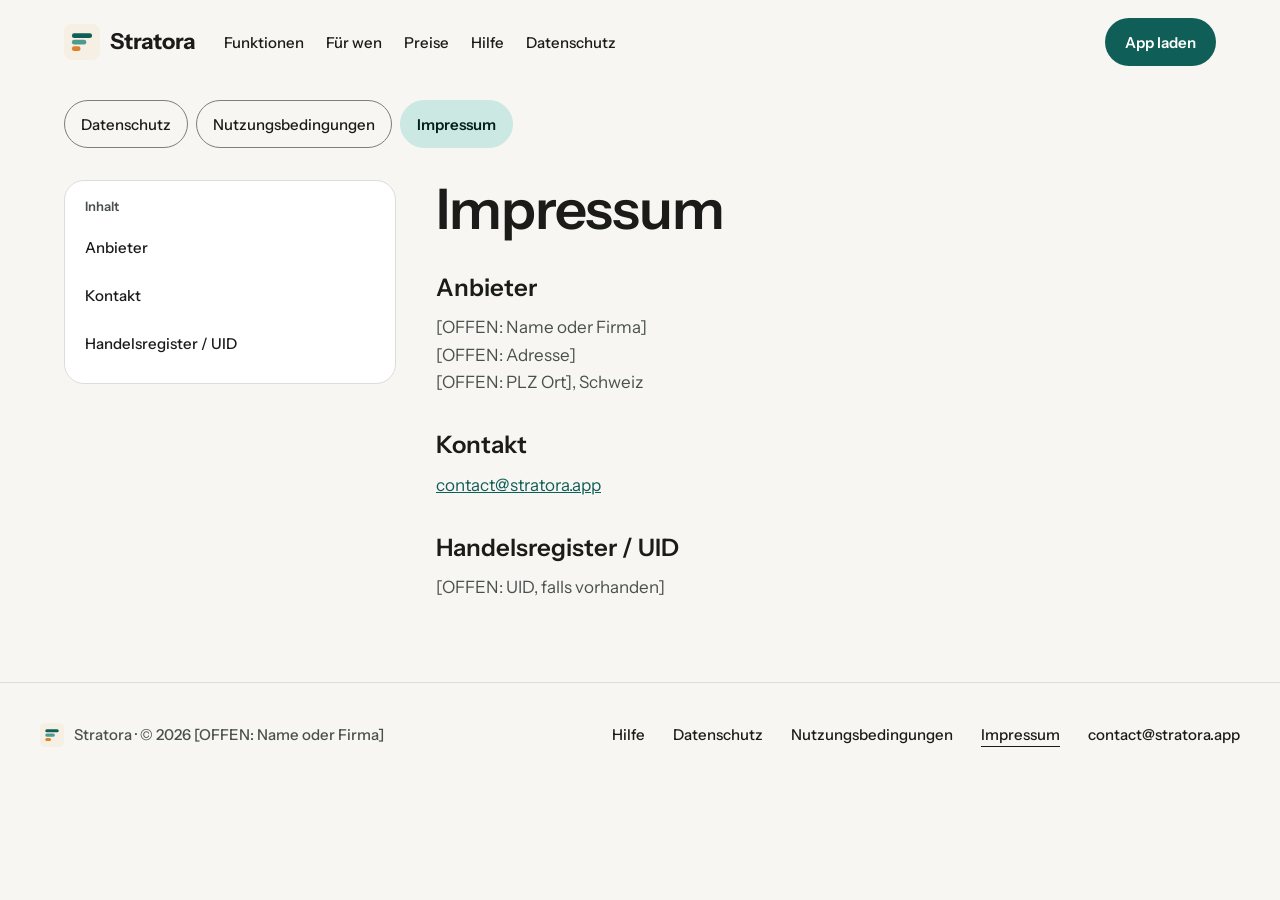
<file: impressum/index.html>
<!doctype html>
<html lang="de-CH">
<head>
<meta charset="utf-8">
<meta name="viewport" content="width=device-width, initial-scale=1">
<title>Stratora – Impressum</title>
<meta name="description" content="Impressum von Stratora.">
<link rel="icon" href="../favicon.svg" type="image/svg+xml">
<link rel="stylesheet" href="../site.css">
</head>
<body>
<a class="skip" href="#inhalt">Zum Inhalt</a>
<header class="site-header">
  <a class="logo" href="../" aria-label="Stratora Startseite"><svg width="36" height="36" viewBox="0 0 100 100" aria-hidden="true"><rect width="100" height="100" rx="22.5" fill="#F6EFE4"></rect><rect x="22" y="26" width="56" height="13" rx="6.5" fill="#0F5F58"></rect><rect x="22" y="44" width="40" height="13" rx="6.5" fill="#4E9A8F"></rect><rect x="22" y="62" width="24" height="13" rx="6.5" fill="#D9822B"></rect></svg><span>Stratora</span></a>
  <nav class="site-nav" aria-label="Hauptnavigation"><a href="../#funktionen">Funktionen</a><a href="../#fuer-wen">Für wen</a><a href="../#preise">Preise</a><a href="../hilfe/">Hilfe</a><a href="../datenschutz/">Datenschutz</a></nav>
  <a class="btn" href="../#laden">App laden</a>
</header>
<nav class="tabs" aria-label="Rechtliches"><a href="../datenschutz/">Datenschutz</a><a href="../nutzungsbedingungen/">Nutzungsbedingungen</a><a href="../impressum/" aria-current="page">Impressum</a></nav>
  <div class="doc">
    <nav class="toc" aria-label="Inhalt"><span class="toc-label">Inhalt</span><a href="#anbieter">Anbieter</a><a href="#kontakt">Kontakt</a><a href="#uid">Handelsregister / UID</a></nav>
    <main id="inhalt">
      <div class="doc-head"><h1>Impressum</h1></div>
      <section id="anbieter"><h2>Anbieter</h2><p class="body-text">[OFFEN: Name oder Firma]<br>[OFFEN: Adresse]<br>[OFFEN: PLZ Ort], Schweiz</p></section>
      <section id="kontakt"><h2>Kontakt</h2><p class="body-text"><a href="mailto:contact@stratora.app">contact@stratora.app</a></p></section>
      <section id="uid"><h2>Handelsregister / UID</h2><p class="body-text">[OFFEN: UID, falls vorhanden]</p></section>
    </main>
  </div>
<footer class="site-footer">
  <div class="site-footer-inner">
    <span class="copyright"><svg width="24" height="24" viewBox="0 0 100 100" aria-hidden="true"><rect width="100" height="100" rx="22.5" fill="#F6EFE4"></rect><rect x="22" y="26" width="56" height="13" rx="6.5" fill="#0F5F58"></rect><rect x="22" y="44" width="40" height="13" rx="6.5" fill="#4E9A8F"></rect><rect x="22" y="62" width="24" height="13" rx="6.5" fill="#D9822B"></rect></svg>Stratora · © 2026 [OFFEN: Name oder Firma]</span>
      <a href="../hilfe/">Hilfe</a>
      <a href="../datenschutz/">Datenschutz</a>
      <a href="../nutzungsbedingungen/">Nutzungsbedingungen</a>
      <a href="../impressum/" aria-current="page">Impressum</a>
      <a href="mailto:contact@stratora.app">contact@stratora.app</a>
  </div>
</footer>
</body>
</html>
</file>
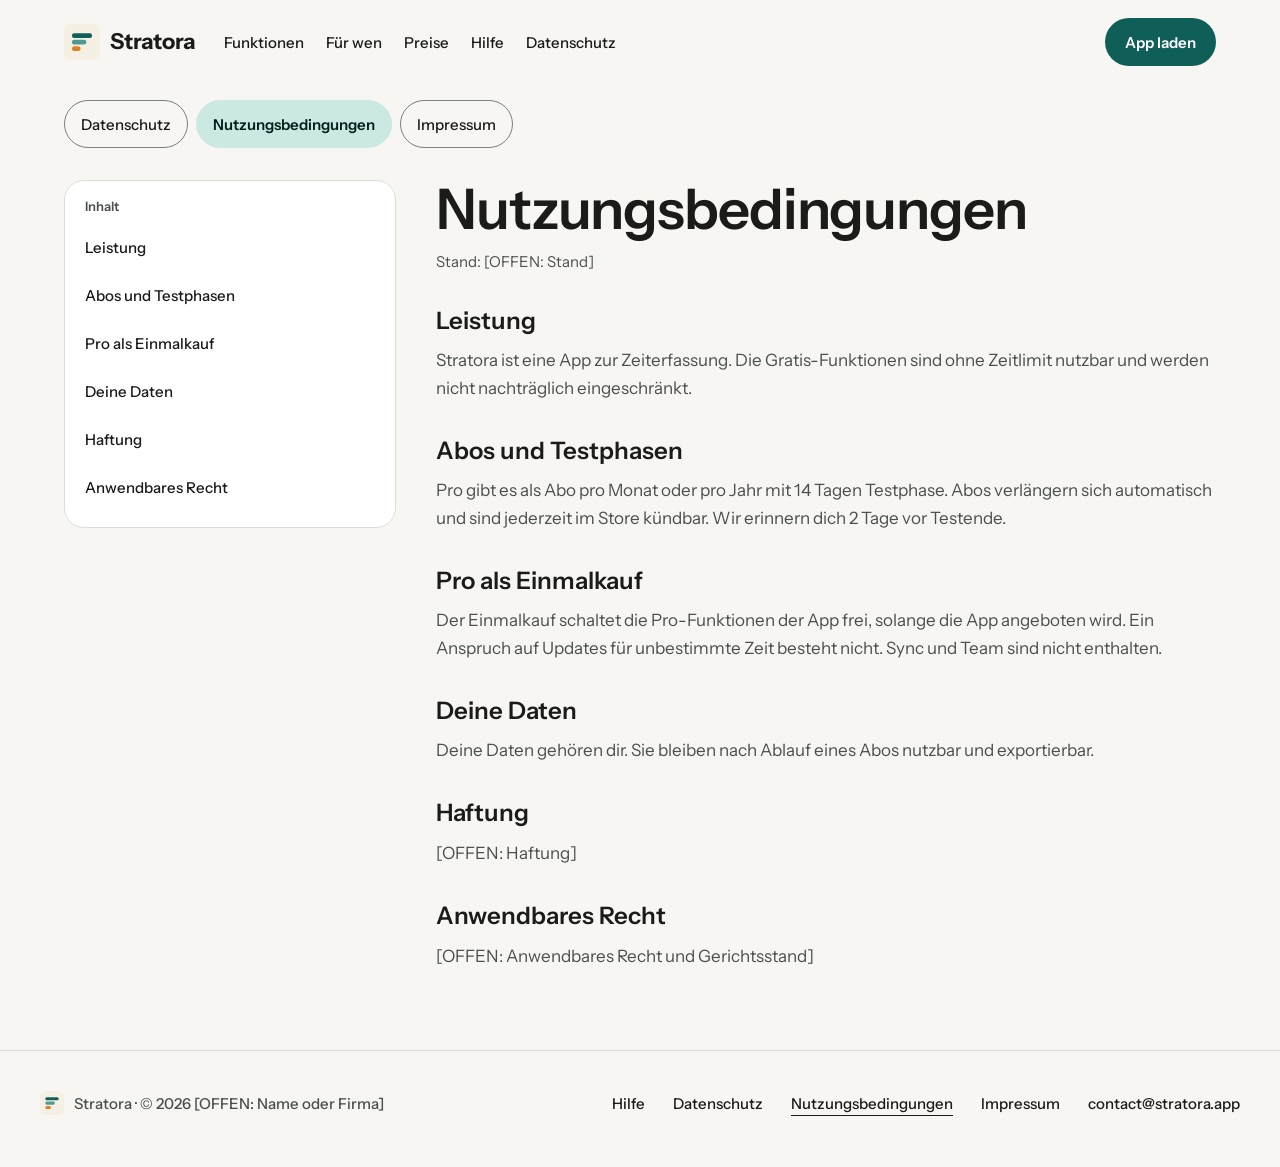
<file: nutzungsbedingungen/index.html>
<!doctype html>
<html lang="de-CH">
<head>
<meta charset="utf-8">
<meta name="viewport" content="width=device-width, initial-scale=1">
<title>Stratora – Nutzungsbedingungen</title>
<meta name="description" content="Nutzungsbedingungen der Zeiterfassungs-App Stratora.">
<link rel="icon" href="../favicon.svg" type="image/svg+xml">
<link rel="stylesheet" href="../site.css">
</head>
<body>
<a class="skip" href="#inhalt">Zum Inhalt</a>
<header class="site-header">
  <a class="logo" href="../" aria-label="Stratora Startseite"><svg width="36" height="36" viewBox="0 0 100 100" aria-hidden="true"><rect width="100" height="100" rx="22.5" fill="#F6EFE4"></rect><rect x="22" y="26" width="56" height="13" rx="6.5" fill="#0F5F58"></rect><rect x="22" y="44" width="40" height="13" rx="6.5" fill="#4E9A8F"></rect><rect x="22" y="62" width="24" height="13" rx="6.5" fill="#D9822B"></rect></svg><span>Stratora</span></a>
  <nav class="site-nav" aria-label="Hauptnavigation"><a href="../#funktionen">Funktionen</a><a href="../#fuer-wen">Für wen</a><a href="../#preise">Preise</a><a href="../hilfe/">Hilfe</a><a href="../datenschutz/">Datenschutz</a></nav>
  <a class="btn" href="../#laden">App laden</a>
</header>
<nav class="tabs" aria-label="Rechtliches"><a href="../datenschutz/">Datenschutz</a><a href="../nutzungsbedingungen/" aria-current="page">Nutzungsbedingungen</a><a href="../impressum/">Impressum</a></nav>
  <div class="doc">
    <nav class="toc" aria-label="Inhalt"><span class="toc-label">Inhalt</span><a href="#leistung">Leistung</a><a href="#abos">Abos und Testphasen</a><a href="#einmalkauf">Pro als Einmalkauf</a><a href="#daten">Deine Daten</a><a href="#haftung">Haftung</a><a href="#recht">Anwendbares Recht</a></nav>
    <main id="inhalt">
      <div class="doc-head"><h1>Nutzungsbedingungen</h1><p class="stand">Stand: [OFFEN: Stand]</p></div>
      <section id="leistung"><h2>Leistung</h2><p class="body-text">Stratora ist eine App zur Zeiterfassung. Die Gratis-Funktionen sind ohne Zeitlimit nutzbar und werden nicht nachträglich eingeschränkt.</p></section>
      <section id="abos"><h2>Abos und Testphasen</h2><p class="body-text">Pro gibt es als Abo pro Monat oder pro Jahr mit 14 Tagen Testphase. Abos verlängern sich automatisch und sind jederzeit im Store kündbar. Wir erinnern dich 2 Tage vor Testende.</p></section>
      <section id="einmalkauf"><h2>Pro als Einmalkauf</h2><p class="body-text">Der Einmalkauf schaltet die Pro-Funktionen der App frei, solange die App angeboten wird. Ein Anspruch auf Updates für unbestimmte Zeit besteht nicht. Sync und Team sind nicht enthalten.</p></section>
      <section id="daten"><h2>Deine Daten</h2><p class="body-text">Deine Daten gehören dir. Sie bleiben nach Ablauf eines Abos nutzbar und exportierbar.</p></section>
      <section id="haftung"><h2>Haftung</h2><p class="body-text">[OFFEN: Haftung]</p></section>
      <section id="recht"><h2>Anwendbares Recht</h2><p class="body-text">[OFFEN: Anwendbares Recht und Gerichtsstand]</p></section>
    </main>
  </div>
<footer class="site-footer">
  <div class="site-footer-inner">
    <span class="copyright"><svg width="24" height="24" viewBox="0 0 100 100" aria-hidden="true"><rect width="100" height="100" rx="22.5" fill="#F6EFE4"></rect><rect x="22" y="26" width="56" height="13" rx="6.5" fill="#0F5F58"></rect><rect x="22" y="44" width="40" height="13" rx="6.5" fill="#4E9A8F"></rect><rect x="22" y="62" width="24" height="13" rx="6.5" fill="#D9822B"></rect></svg>Stratora · © 2026 [OFFEN: Name oder Firma]</span>
      <a href="../hilfe/">Hilfe</a>
      <a href="../datenschutz/">Datenschutz</a>
      <a href="../nutzungsbedingungen/" aria-current="page">Nutzungsbedingungen</a>
      <a href="../impressum/">Impressum</a>
      <a href="mailto:contact@stratora.app">contact@stratora.app</a>
  </div>
</footer>
</body>
</html>
</file>
<file: site.css>
/* Stratora website (screens 46–48). Values from design/prototype/Website*.dc.html, colors of style Ruhig (light). */

@font-face {
  font-family: 'Instrument Sans';
  src: url(fonts/instrument_sans/InstrumentSans-Variable.ttf) format('truetype');
  font-weight: 400 700;
  font-display: swap;
}

@font-face {
  font-family: 'IBM Plex Mono';
  src: url(fonts/ibm_plex_mono/IBMPlexMono-Regular.ttf) format('truetype');
  font-weight: 400;
  font-display: swap;
}

@font-face {
  font-family: 'IBM Plex Mono';
  src: url(fonts/ibm_plex_mono/IBMPlexMono-Medium.ttf) format('truetype');
  font-weight: 500;
  font-display: swap;
}

/* Base */

*,
*::before,
*::after {
  box-sizing: border-box;
}

html {
  -webkit-text-size-adjust: 100%;
  text-size-adjust: 100%;
}

body {
  margin: 0;
  background: #F7F6F2;
  color: #1B1C1A;
  font-family: 'Instrument Sans', system-ui, sans-serif;
  line-height: 1.4;
  overflow-wrap: anywhere;
  hyphens: auto;
}

a {
  color: #0F5F58;
}

a:hover {
  color: #0A4540;
}

h1,
h2,
h3,
p,
ul,
dl,
dd {
  margin: 0;
}

img {
  max-width: 100%;
}

:focus-visible {
  outline: 2px solid #0F5F58;
  outline-offset: 2px;
}

.on-primary :focus-visible {
  outline-color: #FFFFFF;
}

.skip {
  position: absolute;
  left: 16px;
  top: -80px;
  min-height: 48px;
  padding: 0 20px;
  border-radius: 24px;
  background: #0F5F58;
  color: #FFFFFF;
  font-weight: 600;
  display: flex;
  align-items: center;
  text-decoration: none;
  z-index: 1;
}

.skip:focus {
  top: 16px;
}

/* Header */

.site-header {
  max-width: 1200px;
  margin: 0 auto;
  padding: 18px 24px;
  display: flex;
  flex-wrap: wrap;
  align-items: center;
  gap: 12px 28px;
}

.logo {
  min-height: 48px;
  display: flex;
  align-items: center;
  gap: 10px;
  color: #1B1C1A;
  text-decoration: none;
  font-size: 22px;
  font-weight: 700;
  letter-spacing: -0.01em;
}

.site-nav {
  flex-grow: 1;
  display: flex;
  flex-wrap: wrap;
  gap: 0 22px;
  font-size: 15px;
  font-weight: 500;
}

.site-nav a,
.site-footer a {
  min-height: 48px;
  display: flex;
  align-items: center;
  color: #1B1C1A;
  text-decoration: none;
}

.site-nav a[aria-current='page'],
.site-footer a[aria-current='page'] {
  text-decoration: underline;
  text-underline-offset: 6px;
}

/* Buttons and badges */

.btn {
  min-height: 48px;
  padding: 0 20px;
  border-radius: 24px;
  background: #0F5F58;
  color: #FFFFFF;
  font-size: 15px;
  font-weight: 600;
  display: flex;
  align-items: center;
  justify-content: center;
  text-decoration: none;
}

.btn:hover {
  color: #FFFFFF;
}

.btn-outline {
  background: transparent;
  color: #0F5F58;
  border: 1px solid #79807D;
}

.btn-outline:hover {
  color: #0A4540;
}

.btn-light {
  min-height: 52px;
  padding: 0 24px;
  border-radius: 26px;
  background: #FFFFFF;
  color: #0F5F58;
  font-size: 17px;
}

.btn-light:hover {
  color: #0A4540;
}

.stores {
  display: flex;
  flex-wrap: wrap;
  gap: 12px;
}

.store {
  min-height: 56px;
  min-width: min(160px, 100%);
  padding: 0 20px;
  border-radius: 14px;
  background: #1B1C1A;
  color: #FFFFFF;
  display: flex;
  flex-direction: column;
  justify-content: center;
  text-decoration: none;
}

.store:hover {
  color: #FFFFFF;
}

.store small {
  font-size: 11px;
  opacity: 0.8;
}

.store strong {
  font-size: 17px;
  font-weight: 600;
}

.tag {
  align-self: flex-start;
  min-height: 30px;
  padding: 0 12px;
  border-radius: 15px;
  background: #CCE8E2;
  color: #051F1C;
  font-size: 14px;
  font-weight: 600;
  display: flex;
  align-items: center;
}

.soon {
  display: inline-flex;
  align-items: center;
  vertical-align: middle;
  min-height: 22px;
  padding: 0 8px;
  border-radius: 11px;
  background: #CCE8E2;
  color: #051F1C;
  font-size: 12px;
  font-weight: 700;
  line-height: 1;
}

/* Start page */

.section {
  max-width: 1200px;
  margin: 0 auto;
  padding: 72px 24px 0;
  display: flex;
  flex-direction: column;
  gap: 28px;
}

.section-title {
  font-size: clamp(30px, 3.4vw, 44px);
  line-height: 1.1;
  font-weight: 600;
  letter-spacing: -0.015em;
}

.section-intro {
  display: flex;
  flex-direction: column;
  gap: 10px;
  max-width: 720px;
}

.body-text {
  font-size: 17px;
  line-height: 1.6;
  color: #49504D;
}

.hero {
  max-width: 1200px;
  margin: 0 auto;
  padding: 40px 24px 0;
  display: flex;
  flex-wrap: wrap;
  align-items: center;
  gap: 40px;
}

.hero-text {
  flex: 1 1 460px;
  min-width: 0;
  display: flex;
  flex-direction: column;
  gap: 24px;
}

.hero h1 {
  font-size: clamp(42px, 5.4vw, 72px);
  line-height: 1.02;
  font-weight: 600;
  letter-spacing: -0.025em;
}

.lead {
  font-size: 20px;
  line-height: 1.55;
  color: #49504D;
  max-width: 560px;
}

.note {
  font-size: 14px;
  color: #49504D;
}

.hero-phone {
  flex: 1 1 340px;
  display: flex;
  justify-content: center;
}

.phone {
  width: min(324px, 100%);
  border-radius: 48px;
  background: #1B1C1A;
  padding: 10px;
  box-shadow: 0 24px 60px rgba(15, 95, 88, 0.18);
}

.phone img {
  display: block;
  width: 100%;
  height: auto;
  border-radius: 38px;
  background: #F7F6F2;
}

.steps,
.personas,
.trust-items {
  display: flex;
  flex-wrap: wrap;
  gap: 16px;
  padding: 0;
  list-style: none;
}

.step {
  flex: 1 1 260px;
  display: flex;
  flex-direction: column;
  gap: 10px;
  padding: 24px;
  border-radius: 20px;
  background: #FFFFFF;
  border: 1px solid #DCDDD9;
}

.step-number {
  font-family: 'IBM Plex Mono', monospace;
  font-size: 15px;
  font-weight: 500;
  color: #0F5F58;
}

.step h3 {
  font-size: 20px;
  font-weight: 600;
}

.features {
  display: grid;
  grid-template-columns: repeat(auto-fit, minmax(min(320px, 100%), 1fr));
  gap: 16px;
}

.feature {
  display: flex;
  gap: 16px;
  padding: 22px;
  border-radius: 20px;
  background: #EFEEE9;
}

.feature-icon {
  width: 48px;
  height: 48px;
  border-radius: 14px;
  background: #CCE8E2;
  display: flex;
  align-items: center;
  justify-content: center;
  flex-shrink: 0;
}

.feature-text {
  display: flex;
  flex-direction: column;
  gap: 6px;
  min-width: 0;
}

.feature h3 {
  font-size: 18px;
  font-weight: 600;
}

.feature p {
  font-size: 15px;
  line-height: 1.55;
  color: #49504D;
}

.persona {
  flex: 1 1 300px;
  display: flex;
  flex-direction: column;
  gap: 14px;
  padding: 26px;
  border-radius: 20px;
  background: #FFFFFF;
  border: 1px solid #DCDDD9;
}

.persona h3 {
  font-size: 22px;
  font-weight: 600;
}

.checks {
  padding: 0;
  list-style: none;
  display: flex;
  flex-direction: column;
  gap: 8px;
  font-size: 15px;
}

.checks li {
  display: flex;
  align-items: flex-start;
  gap: 8px;
  color: #0F5F58;
}

.checks li > span {
  color: #1B1C1A;
}

.checks svg {
  flex-shrink: 0;
  margin-top: 2px;
}

.trust-wrap {
  max-width: 1200px;
  margin: 72px auto 0;
  padding: 0 24px;
}

.trust {
  border-radius: 28px;
  background: #0F5F58;
  color: #FFFFFF;
  padding: 44px clamp(24px, 4vw, 56px);
  display: flex;
  flex-direction: column;
  gap: 28px;
}

.trust-head {
  display: flex;
  align-items: center;
  gap: 14px;
}

.trust-icon {
  width: 52px;
  height: 52px;
  border-radius: 16px;
  background: rgba(255, 255, 255, 0.12);
  display: flex;
  align-items: center;
  justify-content: center;
  flex-shrink: 0;
}

.trust-items {
  gap: 28px;
}

.trust-items article {
  flex: 1 1 240px;
  display: flex;
  flex-direction: column;
  gap: 8px;
}

.trust h3 {
  font-size: 18px;
  font-weight: 600;
}

.trust p {
  font-size: 15px;
  line-height: 1.55;
  color: #CFE6E2;
}

.trust a {
  align-self: flex-start;
  min-height: 48px;
  display: flex;
  align-items: center;
  color: #FFFFFF;
  font-size: 15px;
  font-weight: 600;
}

.plans {
  display: grid;
  grid-template-columns: repeat(auto-fit, minmax(min(250px, 100%), 1fr));
  gap: 16px;
}

.plan {
  display: flex;
  flex-direction: column;
  gap: 14px;
  padding: 24px;
  border-radius: 20px;
  background: #FFFFFF;
  border: 1px solid #DCDDD9;
}

.plan-highlight {
  border: 2px solid #0F5F58;
}

.plan-head {
  display: flex;
  align-items: center;
  gap: 8px;
}

.plan h3 {
  font-size: 20px;
  font-weight: 600;
  flex-grow: 1;
}

.plan-price {
  font-size: 32px;
  font-weight: 600;
}

.plan-per {
  margin-left: 6px;
  font-size: 14px;
  font-weight: 400;
  color: #49504D;
}

.plan-extra {
  font-size: 13px;
  color: #49504D;
  min-height: 18px;
}

.plan .checks {
  flex-grow: 1;
}

.plan-note {
  margin-top: 16px;
  font-size: 14px;
  color: #49504D;
}

.faq {
  display: flex;
  flex-wrap: wrap;
  gap: 40px;
}

.faq-intro {
  flex: 1 1 280px;
  display: flex;
  flex-direction: column;
  gap: 12px;
}

.faq-intro a {
  min-height: 48px;
  display: flex;
  align-items: center;
  align-self: flex-start;
  font-size: 16px;
  font-weight: 600;
}

.faq-list,
.qa-list,
.rows {
  background: #FFFFFF;
  border: 1px solid #DCDDD9;
  border-radius: 20px;
}

.faq-list {
  flex: 2 1 520px;
  min-width: 0;
  padding: 4px 28px;
}

.faq-list article,
.qa-list article {
  padding: 20px 0;
  display: flex;
  flex-direction: column;
  gap: 6px;
}

.faq-list article + article,
.qa-list article + article,
.rows div + div {
  border-top: 1px solid #DCDDD9;
}

.faq-list h3 {
  font-size: 18px;
  font-weight: 600;
}

.closing-wrap {
  max-width: 1200px;
  margin: 72px auto;
  padding: 0 24px;
}

.closing {
  border-radius: 28px;
  background: #EFEEE9;
  padding: 44px clamp(24px, 4vw, 56px);
  display: flex;
  flex-wrap: wrap;
  align-items: center;
  gap: 24px;
}

.closing-text {
  flex: 1 1 420px;
  min-width: 0;
  display: flex;
  flex-direction: column;
  gap: 8px;
}

/* Help and legal pages */

.tabs {
  max-width: 1200px;
  margin: 0 auto;
  padding: 16px 24px 0;
  display: flex;
  flex-wrap: wrap;
  gap: 8px;
}

.tabs a {
  min-height: 48px;
  padding: 0 16px;
  border-radius: 24px;
  border: 1px solid #79807D;
  color: #1B1C1A;
  font-size: 15px;
  font-weight: 500;
  display: flex;
  align-items: center;
  text-decoration: none;
}

.tabs a[aria-current='page'] {
  background: #CCE8E2;
  border-color: #CCE8E2;
  color: #051F1C;
  font-weight: 600;
}

.doc {
  max-width: 1200px;
  margin: 0 auto;
  padding: 32px 24px 80px;
  display: flex;
  flex-wrap: wrap;
  gap: 40px;
  align-items: flex-start;
}

.toc {
  flex: 1 1 240px;
  background: #FFFFFF;
  border: 1px solid #DCDDD9;
  border-radius: 20px;
  padding: 16px 8px;
  display: flex;
  flex-direction: column;
  font-size: 15px;
  font-weight: 500;
}

.toc-label {
  padding: 0 12px 8px;
  font-size: 13px;
  font-weight: 600;
  color: #49504D;
}

.toc a {
  min-height: 48px;
  padding: 0 12px;
  border-radius: 24px;
  display: flex;
  align-items: center;
  color: #1B1C1A;
  text-decoration: none;
}

.doc main {
  flex: 999 1 560px;
  min-width: 0;
  max-width: 780px;
  display: flex;
  flex-direction: column;
  gap: 32px;
}

.doc h1 {
  font-size: clamp(36px, 4.6vw, 56px);
  line-height: 1.05;
  font-weight: 600;
  letter-spacing: -0.02em;
}

.doc-head {
  display: flex;
  flex-direction: column;
  gap: 12px;
}

.doc-intro {
  font-size: 19px;
  line-height: 1.5;
  color: #49504D;
}

.stand {
  font-size: 15px;
  color: #49504D;
}

.doc section {
  display: flex;
  flex-direction: column;
  gap: 10px;
}

.doc section h2 {
  font-size: 24px;
  font-weight: 600;
}

.help section h2 {
  font-size: 26px;
}

.qa-list {
  padding: 4px 24px;
}

.qa-list article {
  gap: 8px;
}

.qa-list h3 {
  font-size: 19px;
  font-weight: 600;
  line-height: 1.3;
}

.box {
  background: #0F5F58;
  color: #FFFFFF;
  border-radius: 24px;
  padding: 28px;
  align-items: flex-start;
}

.doc .box {
  gap: 12px;
}

.box p {
  font-size: 17px;
  line-height: 1.5;
  color: #CFE6E2;
}

.box .checks {
  gap: 10px;
  font-size: 17px;
  line-height: 1.45;
}

.box .checks li,
.box .checks li > span {
  color: #FFFFFF;
}

.rows {
  padding: 4px 22px;
}

.rows div {
  padding: 14px 0;
  display: flex;
  flex-wrap: wrap;
  gap: 4px 20px;
}

.rows dt {
  flex: 1 1 180px;
  font-size: 16px;
  font-weight: 600;
}

.rows dd {
  flex: 999 1 280px;
  font-size: 16px;
  line-height: 1.5;
  color: #49504D;
}

/* Footer */

.site-footer {
  border-top: 1px solid #DCDDD9;
  padding: 28px 24px 40px;
}

.site-footer-inner {
  max-width: 1200px;
  margin: 0 auto;
  display: flex;
  flex-wrap: wrap;
  align-items: center;
  gap: 8px 28px;
  font-size: 15px;
  font-weight: 500;
}

.copyright {
  flex-grow: 1;
  display: flex;
  align-items: center;
  gap: 10px;
  color: #49504D;
}

/* Wide windows: table of contents stays in view */

@media (min-width: 840px) {
  .toc {
    position: sticky;
    top: 16px;
  }
}

/* Narrow windows */

@media (max-width: 720px) {
  .section {
    padding-top: 48px;
  }

  .trust-wrap,
  .closing-wrap {
    margin-top: 48px;
  }

  .closing-wrap {
    margin-bottom: 48px;
  }

  .hero {
    padding-top: 16px;
  }

  .faq-list {
    padding: 4px 20px;
  }

  .doc {
    padding-top: 24px;
  }
}
</file>
